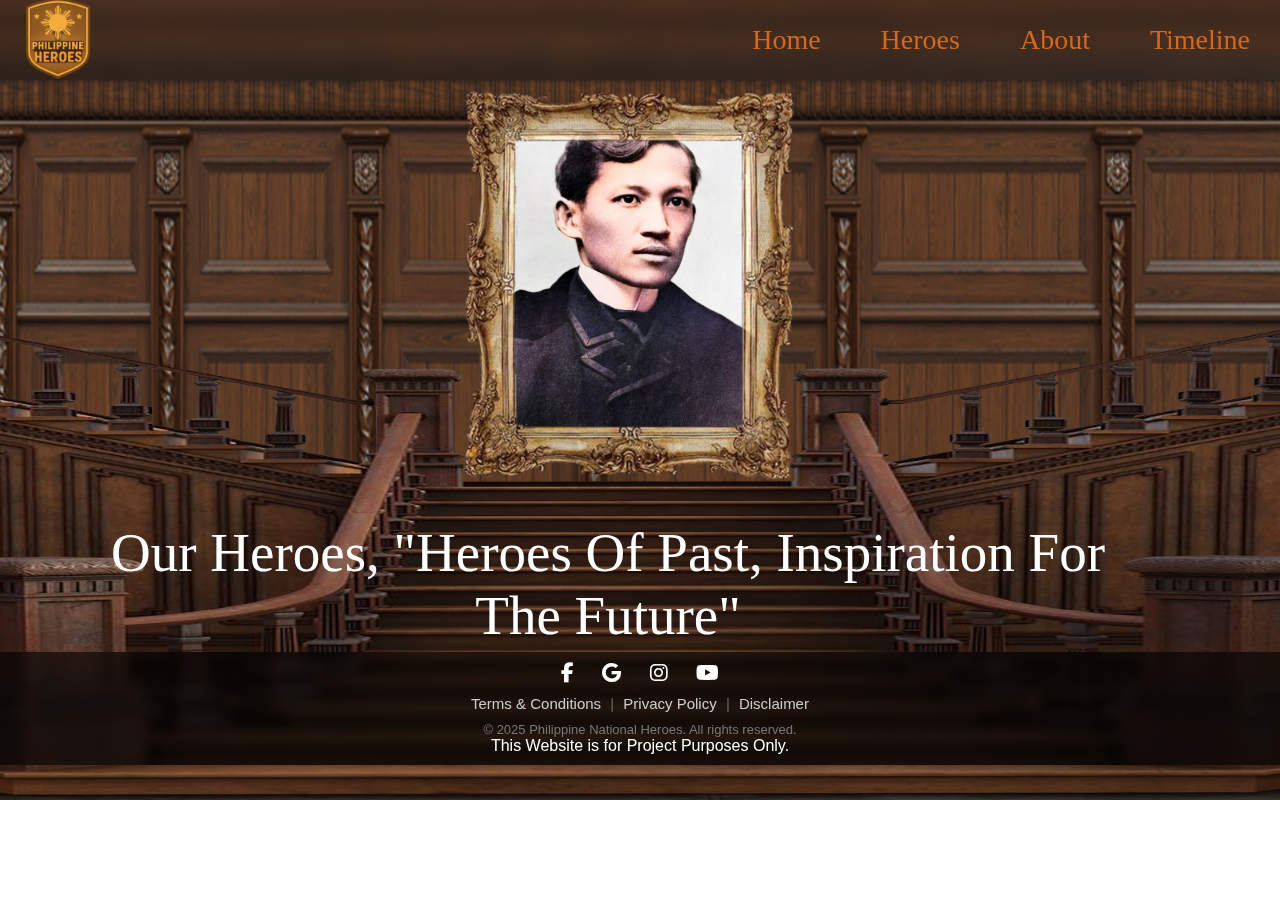
<file: index.html>
<!DOCTYPE html>
<html>
<head>
        <title>Philippine heroes Nabvar with Hamburger Menu</title>
        <link rel="stylesheet" href="style.css">
        <link rel="stylesheet" href="https://cdnjs.cloudflare.com/ajax/libs/font-awesome/6.4.0/css/all.min.css">
</head>
<body>
  
	<nav class="navbar">
		 <div class="navbar-container">
            <a href="index.html" class="logo"><img src="Banner.folder/ph-logo.png" alt="Logo"></a>
            <button class="navbar-toggle"><span class="bar"></span><span class="bar"></span><span class="bar"></span></button>	
            <ul class="navbar-menu">
					<li><a href="home.html">Home</a></li>
					<li><a href="heroes.html">Heroes</a></li>
					<li><a href="about.html">About</a></li>
					<li><a href="timeline.html">Timeline</a></li>
				</ul>
        </div>
    </nav>

       <div class="banner-spacer"></div>
    <div class="banner">
        <img id="bannerImage" src="/Banner.folder/ph-heroes-banner-Recovered-1.jpg" alt="Philippine Heroes Banner">
        <div class="banner-text">
            <p>Our Heroes, "Heroes Of Past, Inspiration For The Future"</p>
        </div>


    <div class="frame-container">
        <img id="frameImage" src="/image.folder/rizal.jpg" alt="Hero in Frame">
          <img src="/Banner.folder/extra image - Copy (2).png" alt="Golden Frame" class="frame">
    </div>
</div>

<footer class="site-footer">
    <div class="footer-icons">
    <a href="https://www.facebook.com/share/1bRuHWVuyK/?mibextid=qi2Omg"><i class="fab fa-facebook-f"></i></a>
    <a href="curvincentg@gmail.com"><i class="fab fa-google"></i></a>
    <a href="https://www.instagram.com/curtvincentgallos"><i class="fab fa-instagram"></i></a>
    <a href="https://youtube.com/@curtvincentgallos?si=kM4x0dwJzTWm4YE9"><i class="fab fa-youtube"></i></a>
  </div>
  <div class="footer-links">
    <a href="#">Terms & Conditions</a>
    <span>|</span>
    <a href="#">Privacy Policy</a>
    <span>|</span>
    <a href="#">Disclaimer</a>
  </div>
  <div class="footer-copy">
    © 2025 Philippine National Heroes. All rights reserved.
  </div>
 <div class="footer-Wpo">
    This Website is for Project Purposes Only.
  </div>
</footer>


<script src="script.js"></script>
</body>
</html>
</file>
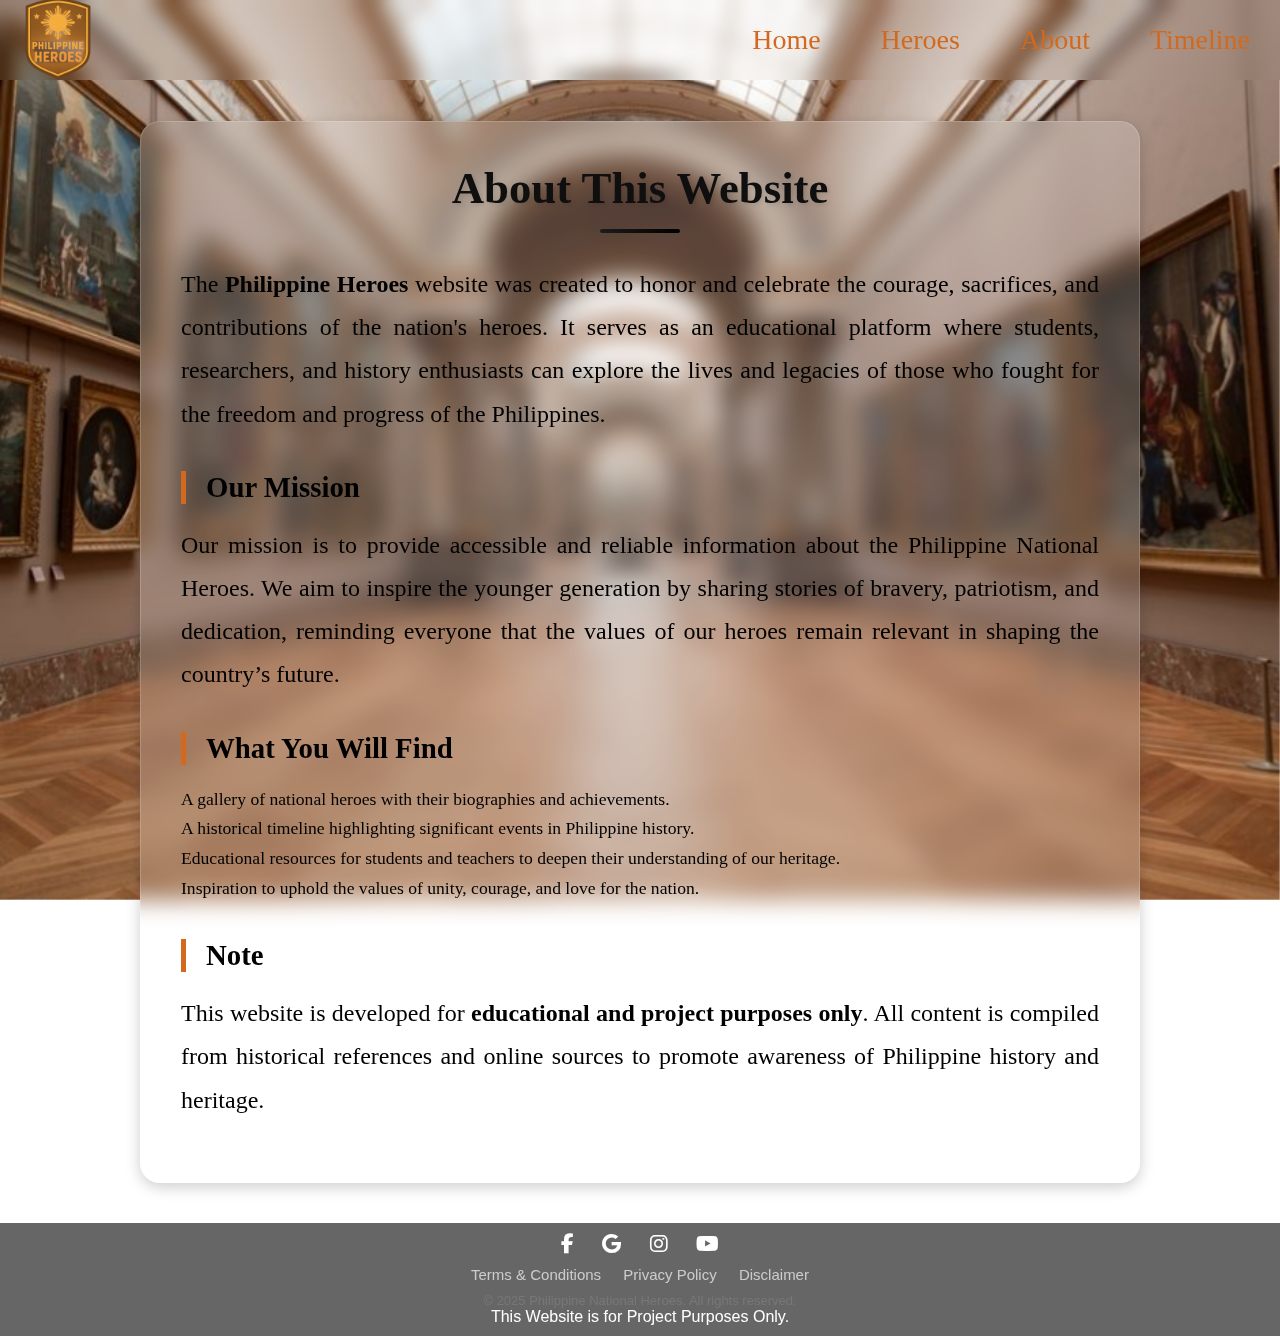
<file: about.html>
<!DOCTYPE html>
<html>
<head>
        <title>Philippine heroes Nabvar with Hamburger Menu</title>
        <link rel="stylesheet" href="about.css">
        <link rel="stylesheet" href="https://cdnjs.cloudflare.com/ajax/libs/font-awesome/6.4.0/css/all.min.css">
</head>
<body>
  
	<nav class="navbar">
		 <div class="navbar-container">
            <a href="index.html" class="logo"><img src="Banner.folder/ph-logo.png" alt="Logo"></a>
            <button class="navbar-toggle"><span class="bar"></span><span class="bar"></span><span class="bar"></span></button>	
            <ul class="navbar-menu">
					<li><a href="home.html">Home</a></li>
					<li><a href="heroes.html">Heroes</a></li>
					<li><a href="about.html">About</a></li>
					<li><a href="timeline.html">Timeline</a></li>
				</ul>
        </div>
    </nav>


    <div class="banner-spacer"></div>
    <div class="banner">
        <img id="bannerImage" src="/Banner.folder/heroesbackground.jpg" alt="heroes background">
    </div>



  <section class="about-section">
    <div class="about-container">
      <h1>About This Website</h1>
      <p>
        The <strong>Philippine Heroes</strong> website was created to honor and celebrate the courage, sacrifices, 
        and contributions of the nation's heroes. It serves as an educational platform where students, researchers, 
        and history enthusiasts can explore the lives and legacies of those who fought for the freedom and progress 
        of the Philippines.
      </p>

      <h2>Our Mission</h2>
      <p>
        Our mission is to provide accessible and reliable information about the Philippine National Heroes. 
        We aim to inspire the younger generation by sharing stories of bravery, patriotism, and dedication, 
        reminding everyone that the values of our heroes remain relevant in shaping the country’s future.
      </p>

      <h2>What You Will Find</h2>
      <ul>
        <li>A gallery of national heroes with their biographies and achievements.</li>
        <li>A historical timeline highlighting significant events in Philippine history.</li>
        <li>Educational resources for students and teachers to deepen their understanding of our heritage.</li>
        <li>Inspiration to uphold the values of unity, courage, and love for the nation.</li>
      </ul>

      <h2>Note</h2>
      <p>
        This website is developed for <strong>educational and project purposes only</strong>. 
        All content is compiled from historical references and online sources to promote 
        awareness of Philippine history and heritage.
      </p>
    </div>
  </section>

    <footer class="site-footer">
        <div class="footer-icons">
            <a href="https://www.facebook.com/share/1bRuHWVuyK/?mibextid=qi2Omg"><i class="fab fa-facebook-f"></i></a>
            <a href="mailto:curvincentg@gmail.com"><i class="fab fa-google"></i></a>
            <a href="https://www.instagram.com/curtvincentgallos"><i class="fab fa-instagram"></i></a>
            <a href="https://youtube.com/@curtvincentgallos?si=kM4x0dwJzTWm4YE9"><i class="fab fa-youtube"></i></a>
        </div>
        <div class="footer-links">
            <a href="#">Terms & Conditions</a>
            <span>|</span>
            <a href="#">Privacy Policy</a>
            <span>|</span>
            <a href="#">Disclaimer</a>
        </div>
        <div class="footer-copy">
            © 2025 Philippine National Heroes. All rights reserved.
        </div>
        <div class="footer-Wpo">
            This Website is for Project Purposes Only.
        </div>
    </footer>
<script src="script.js"></script>
</body>
</html>
</file>
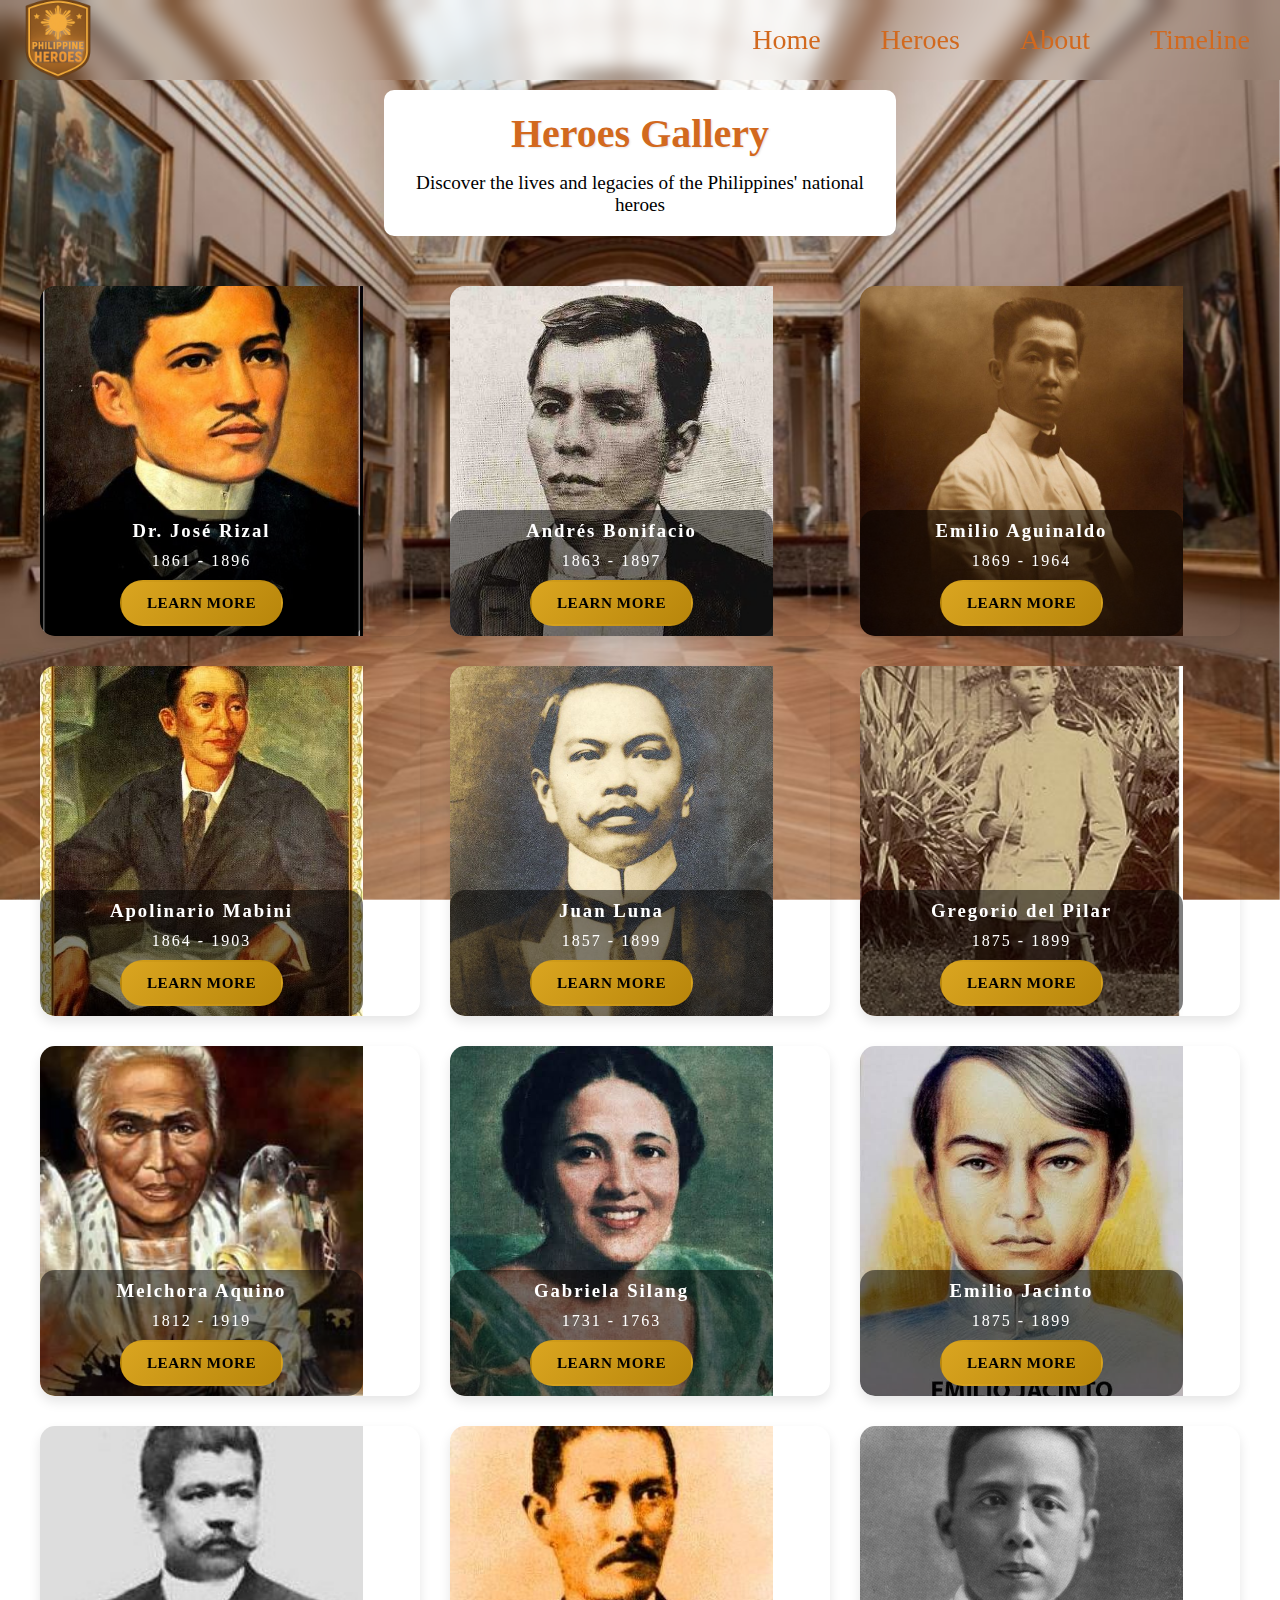
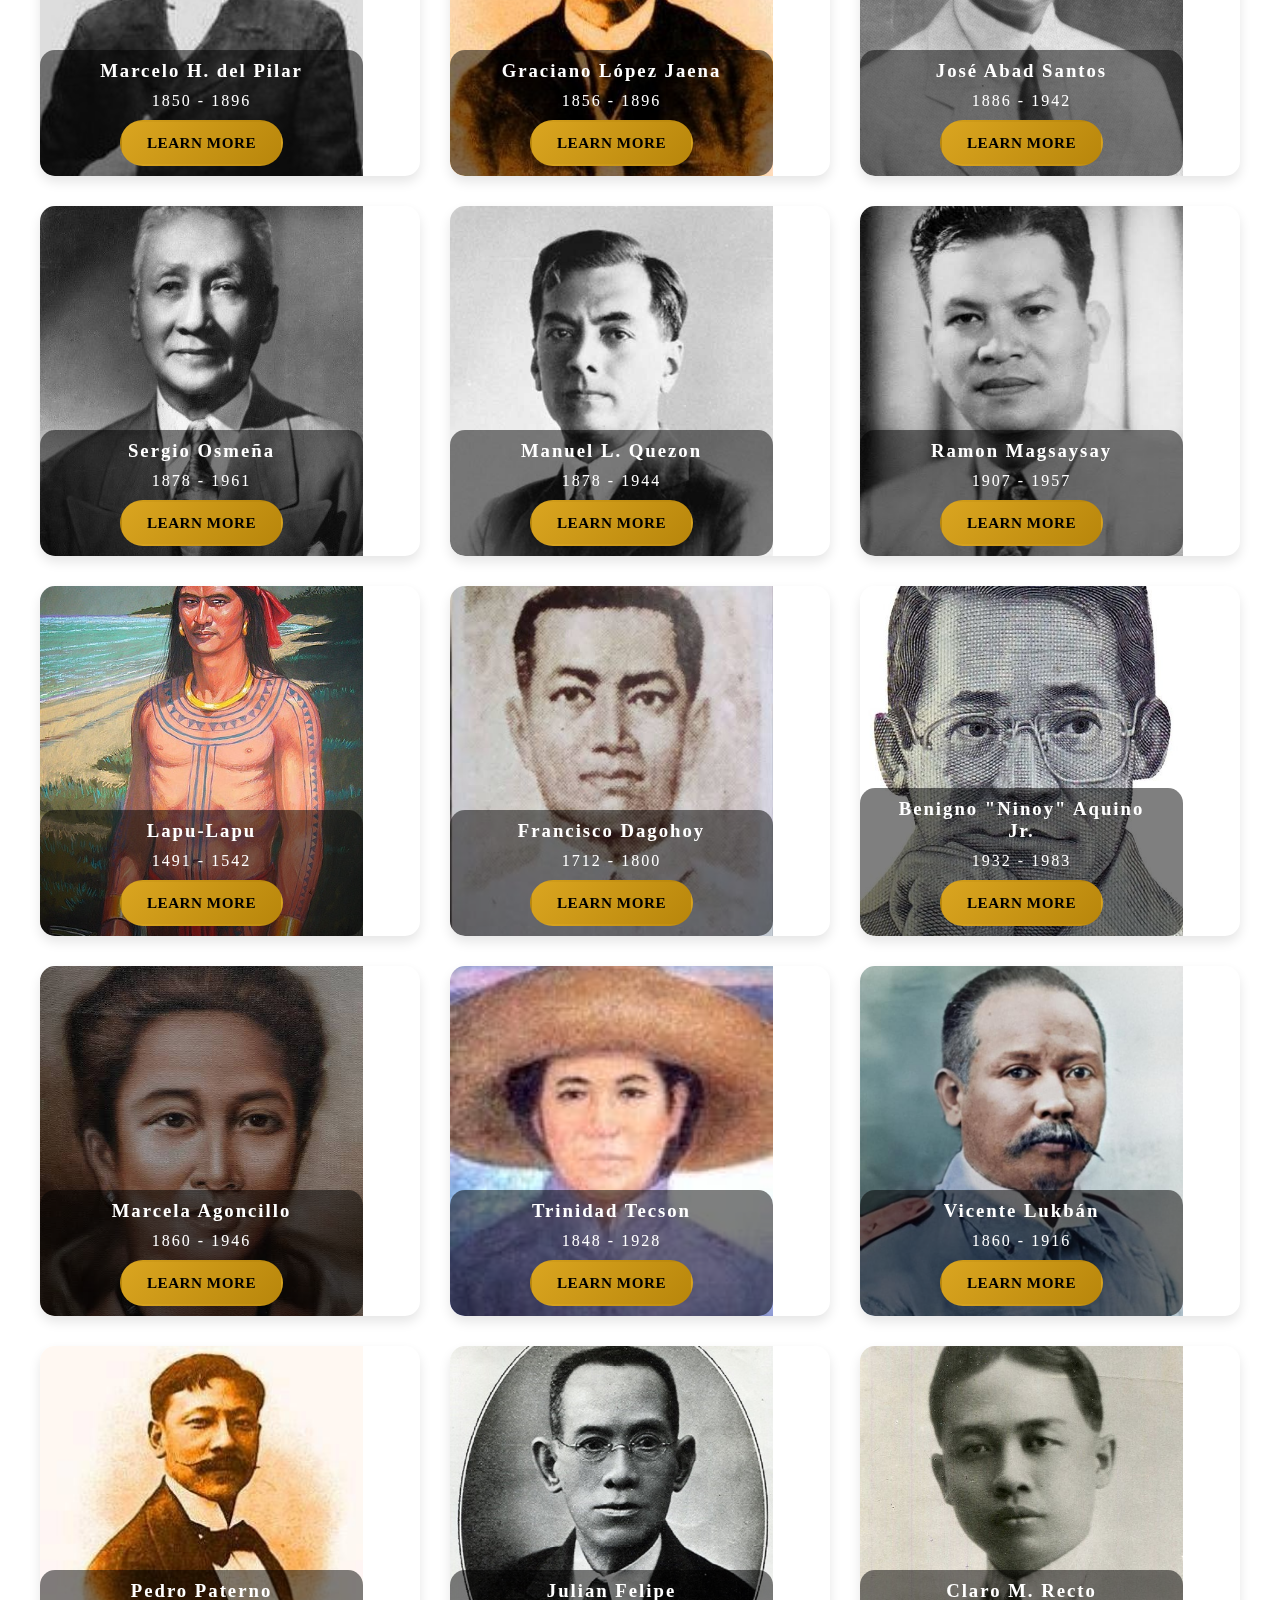
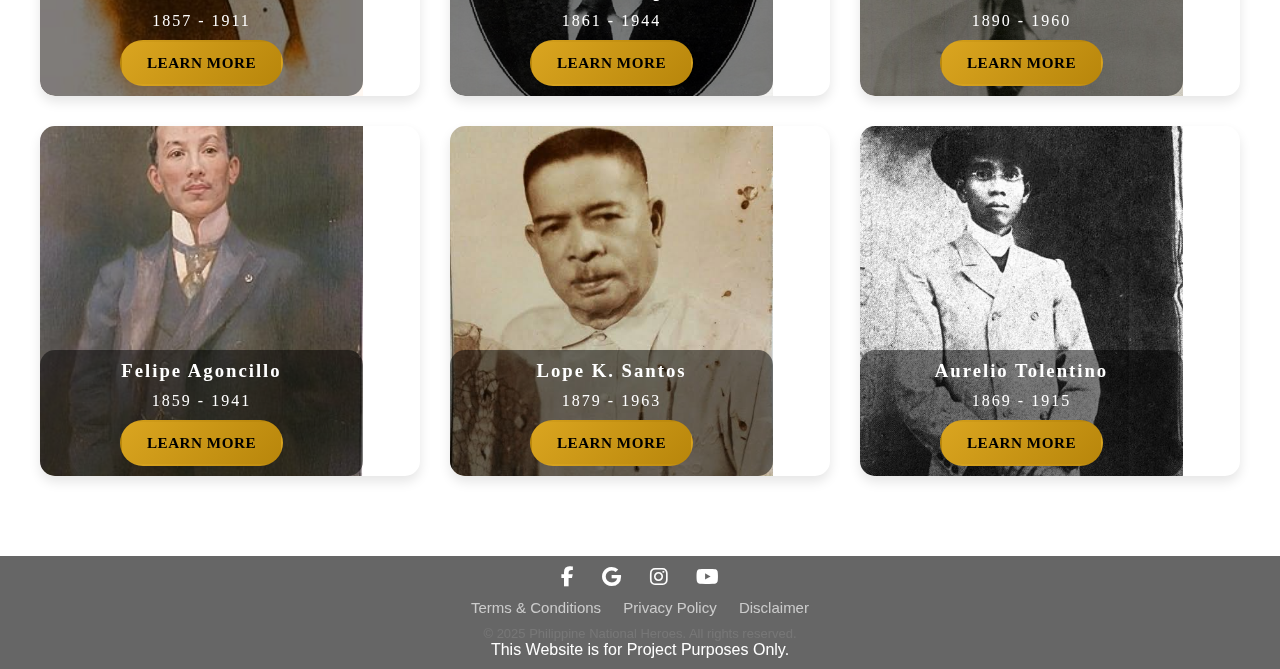
<file: heroes.html>
<!DOCTYPE html>
<html>
<head>
        <title>Philippine heroes Nabvar with Hamburger Menu</title>
        <link rel="stylesheet" href="/heroes.css">
        <link rel="stylesheet" href="https://cdnjs.cloudflare.com/ajax/libs/font-awesome/6.4.0/css/all.min.css">
</head>
<body>
  
	<nav class="navbar">
		 <div class="navbar-container">
            <a href="index.html" class="logo"><img src="Banner.folder/ph-logo.png" alt="Logo"></a>
            <button class="navbar-toggle"><span class="bar"></span><span class="bar"></span><span class="bar"></span></button>	
            <ul class="navbar-menu">
					<li><a href="home.html">Home</a></li>
					<li><a href="heroes.html">Heroes</a></li>
					<li><a href="about.html">About</a></li>
					<li><a href="timeline.html">Timeline</a></li>
				</ul>
        </div>
    </nav>

    
       
<div class="banner-spacer"></div>
    <div class="banner">
        <img id="bannerImage" src="/Banner.folder/heroesbackground.jpg" alt="heroes background">
    </div>

    <div class="gallery-heroes">
            <h2>Heroes Gallery</h2>
                <p>Discover the lives and legacies of the Philippines' national heroes</p>
        </div>

  <section class="heroes-gallery">
    <div class="card">
      <img src="/about.image_folder/jose rizal.jpg" alt="Jose Rizal">
      <div class="card-content">
        <h3>Dr. José Rizal</h3>
        <p>1861 - 1896</p>
        <a href="timeline.html#jose-rizal" class="btn">Learn More</a>
      </div>
    </div>

    <div class="card">
      <img src="/about.image_folder/andres bonifacio.jpg" alt="Andres Bonifacio">
      <div class="card-content">
        <h3>Andrés Bonifacio</h3>
        <p>1863 - 1897</p>
        <a href="timeline.html#andres-bonifacio" class="btn">Learn More</a>
      </div>
    </div>

       <div class="card">
        <img src="/about.image_folder/emilio aguinaldo.jpg" alt="Emilio Aguinaldo">
        <div class="card-content">
            <h3>Emilio Aguinaldo</h3>
            <p>1869 - 1964</p>
            <a href="timeline.html#emilio-aguinaldo" class="btn">Learn More</a>
        </div>
    </div>

    <div class="card">
      <img src="/about.image_folder/apolinario mabini.jpg" alt="Apolinario Mabini">
      <div class="card-content">
        <h3>Apolinario Mabini</h3>
        <p>1864 - 1903</p>
        <a href="timeline.html#apolinario-mabini" class="btn">Learn More</a>
      </div>
    </div>

    <div class="card">
        <img src="/about.image_folder/juan luna.jpg" alt="Juan Luna">
        <div class="card-content">
            <h3>Juan Luna</h3>
            <p>1857 - 1899</p>
            <a href="timeline.html#juan-luna" class="btn">Learn More</a>
        </div>
    </div>

    <div class="card">
        <img src="/about.image_folder/gregorio del pilar.jpg" alt="Gregorio del Pilar">
        <div class="card-content">
            <h3>Gregorio del Pilar</h3>
            <p>1875 - 1899</p>
            <a href="timeline.html#gregorio-del-pilar" class="btn">Learn More</a>
        </div>
    </div>

    <div class="card">
        <img src="/about.image_folder/melchora-aquino.jpg.jpg" alt="Melchora Aquino">
        <div class="card-content">
            <h3>Melchora Aquino</h3>
            <p>1812 - 1919</p>
            <a href="timeline.html#melchora-aquino" class="btn">Learn More</a>
        </div>
    </div>

    <div class="card">
    <img src="/image.folder/gabriela silang.jpg" alt="Gabriela Silang">
    <div class="card-content">
        <h3>Gabriela Silang</h3>
        <p>1731 - 1763</p>
        <a href="timeline.html#gabriela-silang" class="btn">Learn More</a>
    </div>
</div>


    <div class="card">
        <img src="/about.image_folder/emilio jacinto.jpg" alt="Emilio Jacinto">
        <div class="card-content">
            <h3>Emilio Jacinto</h3>
            <p>1875 - 1899</p>
            <a href="timeline.html#emilio-jacinto" class="btn">Learn More</a>
        </div>
    </div>


    <div class="card">
        <img src="/about.image_folder/marcelo del pilar.jpg" alt="Marcelo H. del Pilar">
        <div class="card-content">
            <h3>Marcelo H. del Pilar</h3>
            <p>1850 - 1896</p>
            <a href="timeline.html#marcelo-del-pilar" class="btn">Learn More</a>
        </div>
    </div>

    <div class="card">
        <img src="/about.image_folder/graciano lopez.jpg" alt="Graciano López Jaena">
        <div class="card-content">
            <h3>Graciano López Jaena</h3>
            <p>1856 - 1896</p>
            <a href="timeline.html#graciano-lopez" class="btn">Learn More</a>
        </div>
    </div>

    <div class="card">
        <img src="/about.image_folder/José_Abad_Santos.jpg" alt="José Abad Santos">
        <div class="card-content">
            <h3>José Abad Santos</h3>
            <p>1886 - 1942</p>
            <a href="timeline.html#jose-abad-santos" class="btn">Learn More</a>
        </div>
    </div>

    <div class="card">
        <img src="/about.image_folder/sergio.jpg" alt="Sergio Osmeña">
        <div class="card-content">
            <h3>Sergio Osmeña</h3>
            <p>1878 - 1961</p>
            <a href="timeline.html#sergio-osmena" class="btn">Learn More</a>
        </div>
    </div>

    <div class="card">
        <img src="/about.image_folder/manuel quezon.jpg" alt="Manuel L. Quezon">
        <div class="card-content">
            <h3>Manuel L. Quezon</h3>
            <p>1878 - 1944</p>
            <a href="timeline.html#manuel-quezon" class="btn">Learn More</a>
        </div>
    </div>


    <div class="card">
        <img src="/about.image_folder/ramo magsaysay.jpeg" alt="Ramon Magsaysay">
        <div class="card-content">
            <h3>Ramon Magsaysay</h3>
            <p>1907 - 1957</p>
            <a href="timeline.html#ramon-magsaysay" class="btn">Learn More</a>
        </div>
    </div>



    <div class="card">
        <img src="image.folder/lapulapu.jpg" alt="Lapu-Lapu">
        <div class="card-content">
            <h3>Lapu-Lapu</h3>
            <p>1491 - 1542</p>
            <a href="timeline.html#lapulapu" class="btn">Learn More</a>
        </div>
    </div>
  

  <div class="card">
    <img src="/about.image_folder/dagohoy.jpeg" alt="Francisco Dagohoy">
    <div class="card-content">
        <h3>Francisco Dagohoy</h3>
        <p>1712 - 1800</p>
        <a href="timeline.html#francisco-dagohoy" class="btn">Learn More</a>
    </div>
</div>

<div class="card">
    <img src="/about.image_folder/ninoy aquino.jpg" alt="Benigno 'Ninoy' Aquino Jr.">
    <div class="card-content">
        <h3>Benigno "Ninoy" Aquino Jr.</h3>
        <p>1932 - 1983</p>
        <a href="timeline.html#ninoy-aquino" class="btn">Learn More</a>
    </div>
</div>


<div class="card">
    <img src="/about.image_folder/marcela agoncillo.jpeg" alt="Marcela Agoncillo">
    <div class="card-content">
        <h3>Marcela Agoncillo</h3>
        <p>1860 - 1946</p>
        <a href="timeline.html#marcela-agoncillo" class="btn">Learn More</a>
    </div>
</div>


<div class="card">
    <img src="/about.image_folder/trinidad tecson.jpeg" alt="Trinidad Tecson">
    <div class="card-content">
        <h3>Trinidad Tecson</h3>
        <p>1848 - 1928</p>
        <a href="timeline.html#trinidad-tecson" class="btn">Learn More</a>
    </div>
</div>


<div class="card">
    <img src="/about.image_folder/vicente lukban.jpg" alt="Vicente Lukbán">
    <div class="card-content">
        <h3>Vicente Lukbán</h3>
        <p>1860 - 1916</p>
        <a href="timeline.html#vicente-lukban" class="btn">Learn More</a>
    </div>
</div>


<div class="card">
    <img src="/about.image_folder/pedro paterno.jpg" alt="Pedro Paterno">
    <div class="card-content">
        <h3>Pedro Paterno</h3>
        <p>1857 - 1911</p>
        <a href="timeline.html#pedro-paterno" class="btn">Learn More</a>
    </div>
</div>


<div class="card">
    <img src="/about.image_folder/Julian_Felipe.jpg" alt="Julian Felipe">
    <div class="card-content">
        <h3>Julian Felipe</h3>
        <p>1861 - 1944</p>
        <a href="timeline.html#julian-felipe" class="btn">Learn More</a>
    </div>
</div>


<div class="card">
  <img src="/about.image_folder/claro recto.jpg" alt="Claro M. Recto">
  <div class="card-content">
    <h3>Claro M. Recto</h3>
    <p>1890 - 1960</p>
    <a href="timeline.html#claro-recto" class="btn">Learn More</a>
  </div>
</div>


<div class="card">
  <img src="/about.image_folder/Don_Felipe_Agoncillo_y_Encarnación.jpg" alt="Felipe Agoncillo">
  <div class="card-content">
    <h3>Felipe Agoncillo</h3>
    <p>1859 - 1941</p>
    <a href="timeline.html#felipe-agoncillo" class="btn">Learn More</a>
  </div>
</div>


<div class="card">
  <img src="/about.image_folder/lope k santos.jpeg" alt="Lope K. Santos">
  <div class="card-content">
    <h3>Lope K. Santos</h3>
    <p>1879 - 1963</p>
    <a href="timeline.html#lope-k-santos" class="btn">Learn More</a>
  </div>
</div>


<div class="card">
  <img src="/about.image_folder/aurelio tolentino.jpeg" alt="Aurelio Tolentino">
  <div class="card-content">
    <h3>Aurelio Tolentino</h3>
    <p>1869 - 1915</p>
    <a href="timeline.html#aurelio-tolentino" class="btn">Learn More</a>
  </div>
</div>





</section>
  <!-- Footer -->
  <footer class="site-footer">
    <div class="footer-icons">
      <a href="https://www.facebook.com/share/1bRuHWVuyK/?mibextid=qi2Omg"><i class="fab fa-facebook-f"></i></a>
      <a href="mailto:curvincentg@gmail.com"><i class="fab fa-google"></i></a>
      <a href="https://www.instagram.com/curtvincentgallos"><i class="fab fa-instagram"></i></a>
      <a href="https://youtube.com/@curtvincentgallos?si=kM4x0dwJzTWm4YE9"><i class="fab fa-youtube"></i></a>
    </div>
    <div class="footer-links">
      <a href="#">Terms & Conditions</a>
      <span>|</span>
      <a href="#">Privacy Policy</a>
      <span>|</span>
      <a href="#">Disclaimer</a>
    </div>
    <div class="footer-copy">© 2025 Philippine National Heroes. All rights reserved.</div>
    <div class="footer-Wpo">This Website is for Project Purposes Only.</div>
  </footer>

  <script src="script.js"></script>
</body>
</html>
</file>
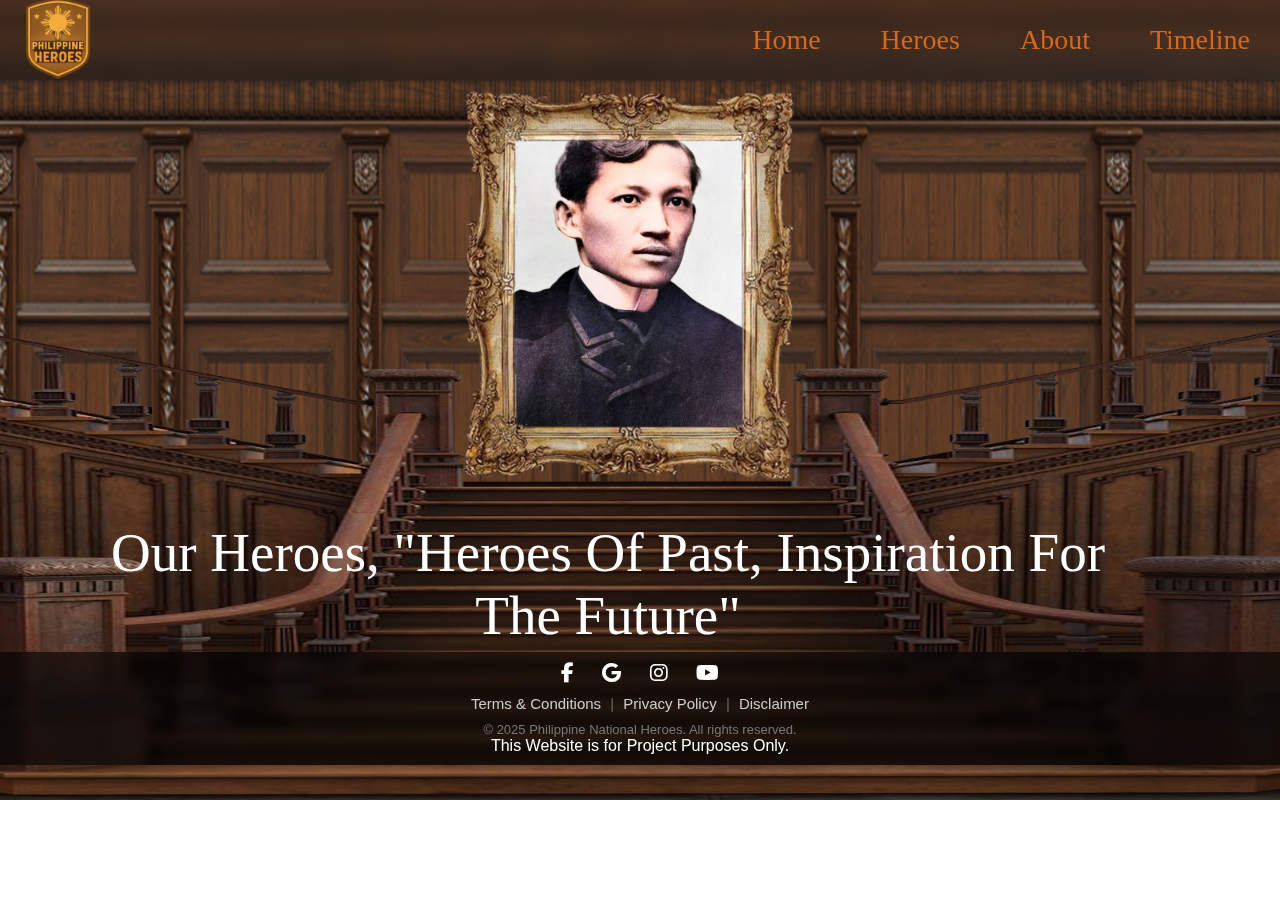
<file: home.html>
<!DOCTYPE html>
<html>
<head>
        <title>Philippine heroes Nabvar with Hamburger Menu</title>
        <link rel="stylesheet" href="style.css">
        <link rel="stylesheet" href="https://cdnjs.cloudflare.com/ajax/libs/font-awesome/6.4.0/css/all.min.css">
</head>
<body>
  
	<nav class="navbar">
		 <div class="navbar-container">
            <a href="index.html" class="logo"><img src="Banner.folder/ph-logo.png" alt="Logo"></a>
            <button class="navbar-toggle"><span class="bar"></span><span class="bar"></span><span class="bar"></span></button>	
            <ul class="navbar-menu">
					<li><a href="home.html">Home</a></li>
					<li><a href="heroes.html">Heroes</a></li>
					<li><a href="about.html">About</a></li>
					<li><a href="timeline.html">Timeline</a></li>
				</ul>
        </div>
    </nav>

       <div class="banner-spacer"></div>
    <div class="banner">
        <img id="bannerImage" src="/Banner.folder/ph-heroes-banner-Recovered-1.jpg" alt="Philippine Heroes Banner">
        <div class="banner-text">
            <p>Our Heroes, "Heroes Of Past, Inspiration For The Future"</p>
        </div>

    <div class="frame-container">
        <img id="frameImage" src="/image.folder/rizal.jpg" alt="Hero in Frame">
          <img src="/Banner.folder/extra image - Copy (2).png" alt="Golden Frame" class="frame">
    </div>
</div>

<footer class="site-footer">
    <div class="footer-icons">
    <a href="https://www.facebook.com/share/1bRuHWVuyK/?mibextid=qi2Omg"><i class="fab fa-facebook-f"></i></a>
    <a href="curvincentg@gmail.com"><i class="fab fa-google"></i></a>
    <a href="https://www.instagram.com/curtvincentgallos"><i class="fab fa-instagram"></i></a>
    <a href="https://youtube.com/@curtvincentgallos?si=kM4x0dwJzTWm4YE9"><i class="fab fa-youtube"></i></a>
  </div>
  <div class="footer-links">
    <a href="#">Terms & Conditions</a>
    <span>|</span>
    <a href="#">Privacy Policy</a>
    <span>|</span>
    <a href="#">Disclaimer</a>
  </div>
  <div class="footer-copy">
    © 2025 Philippine National Heroes. All rights reserved.
  </div>
 <div class="footer-Wpo">
    This Website is for Project Purposes Only.
  </div>
</footer>


<script src="script.js"></script>
</body>
</html>
</file>
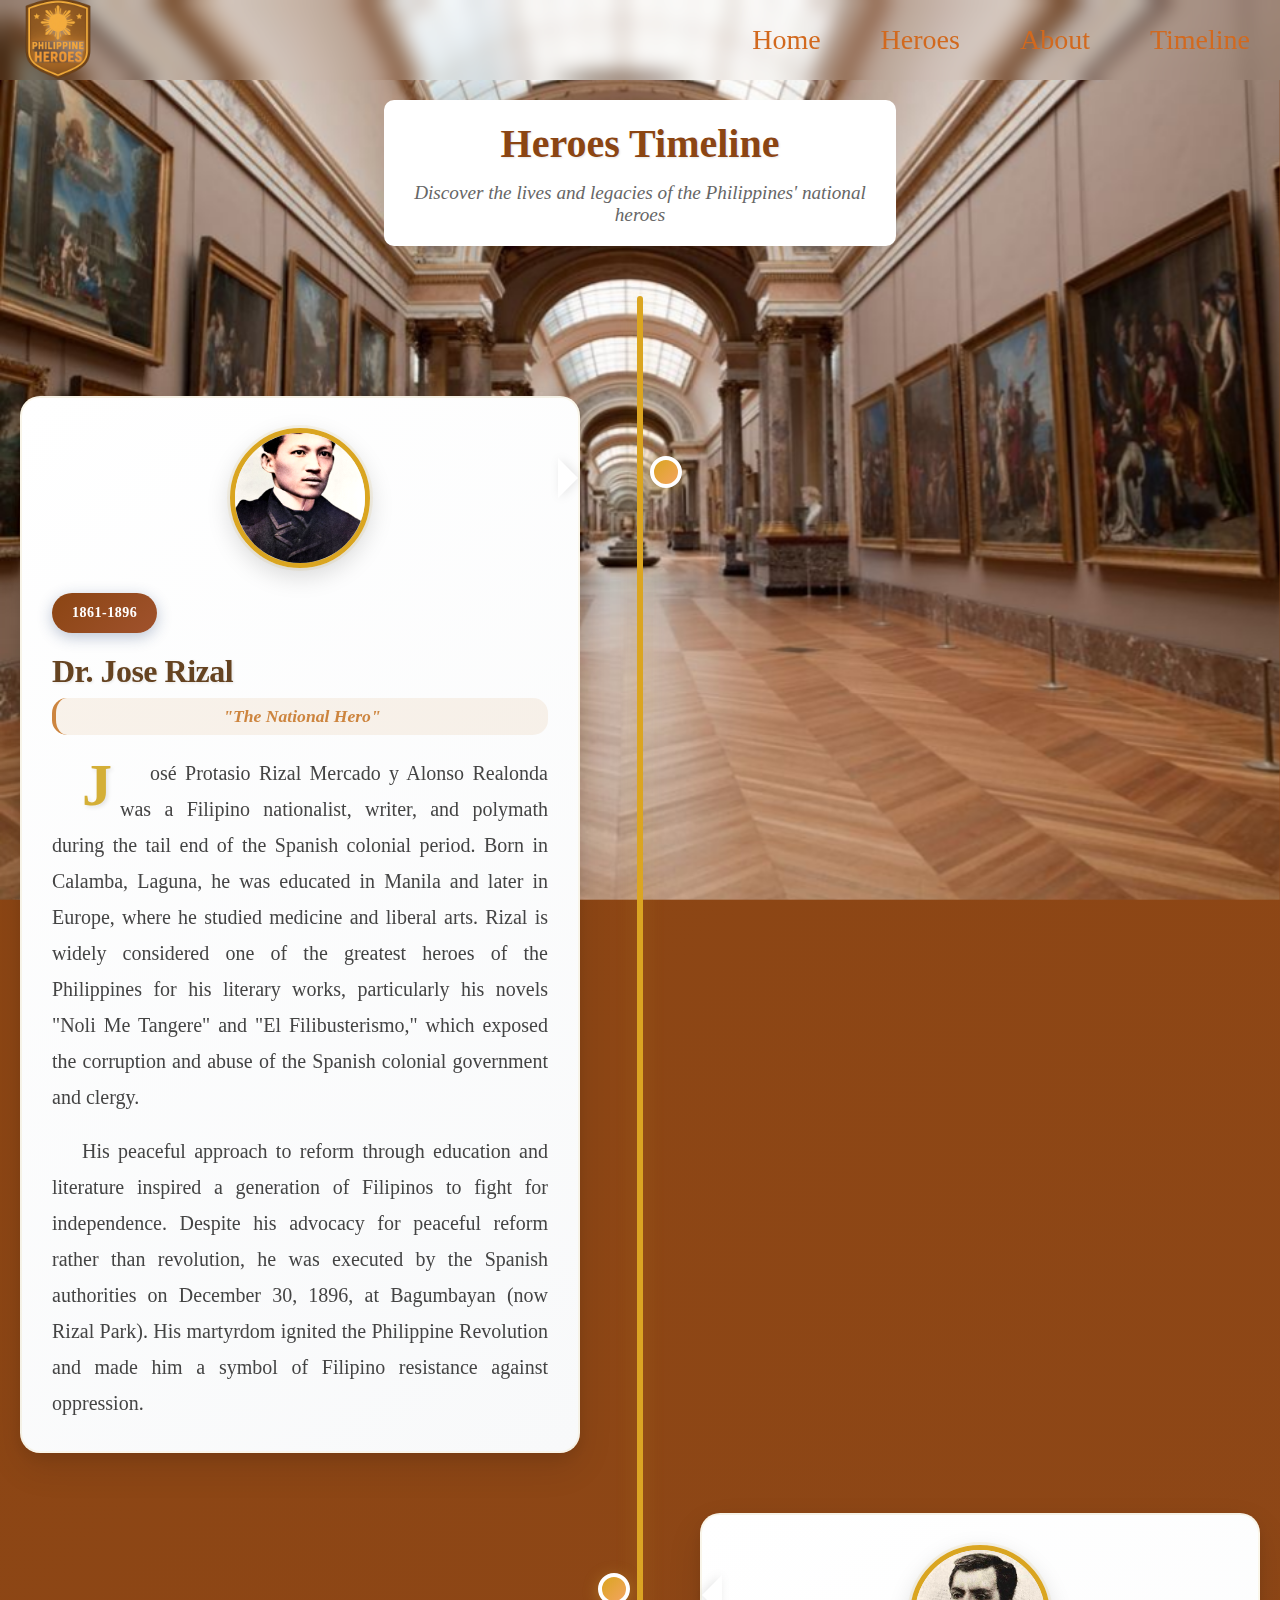
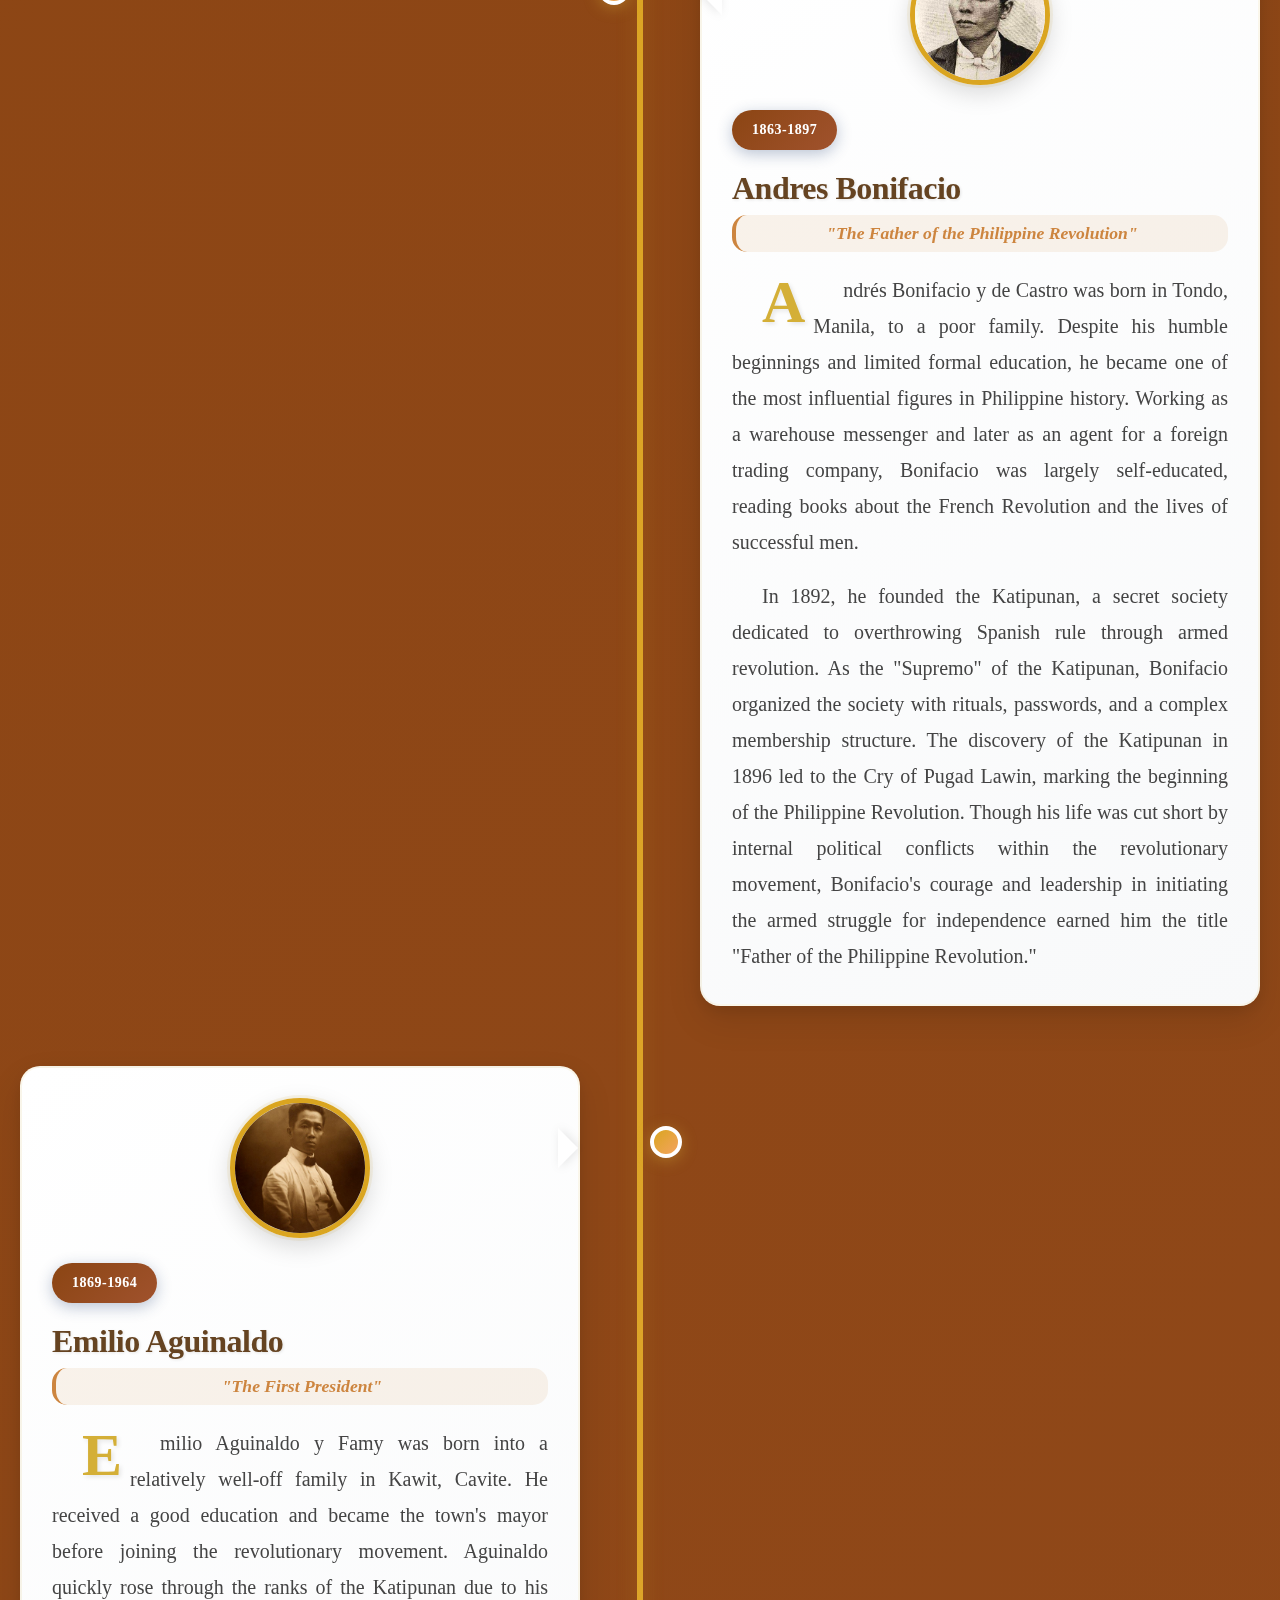
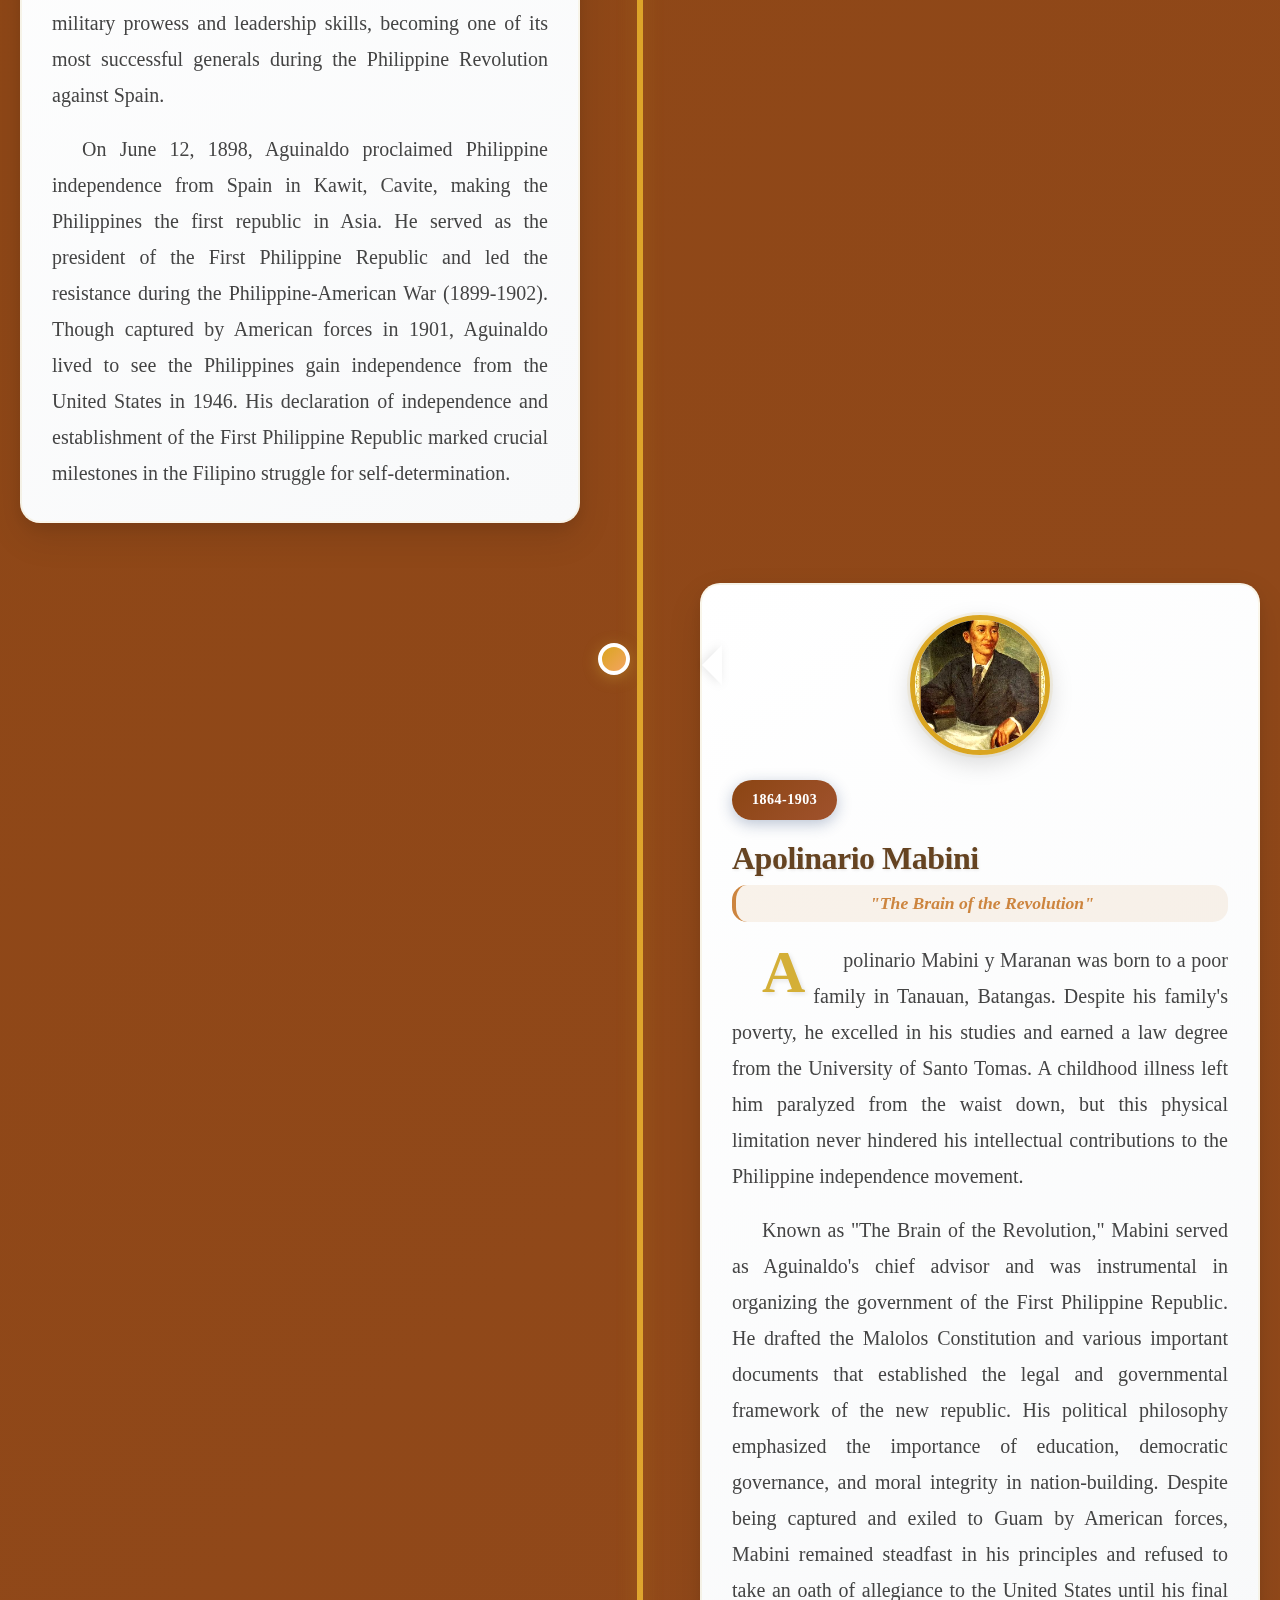
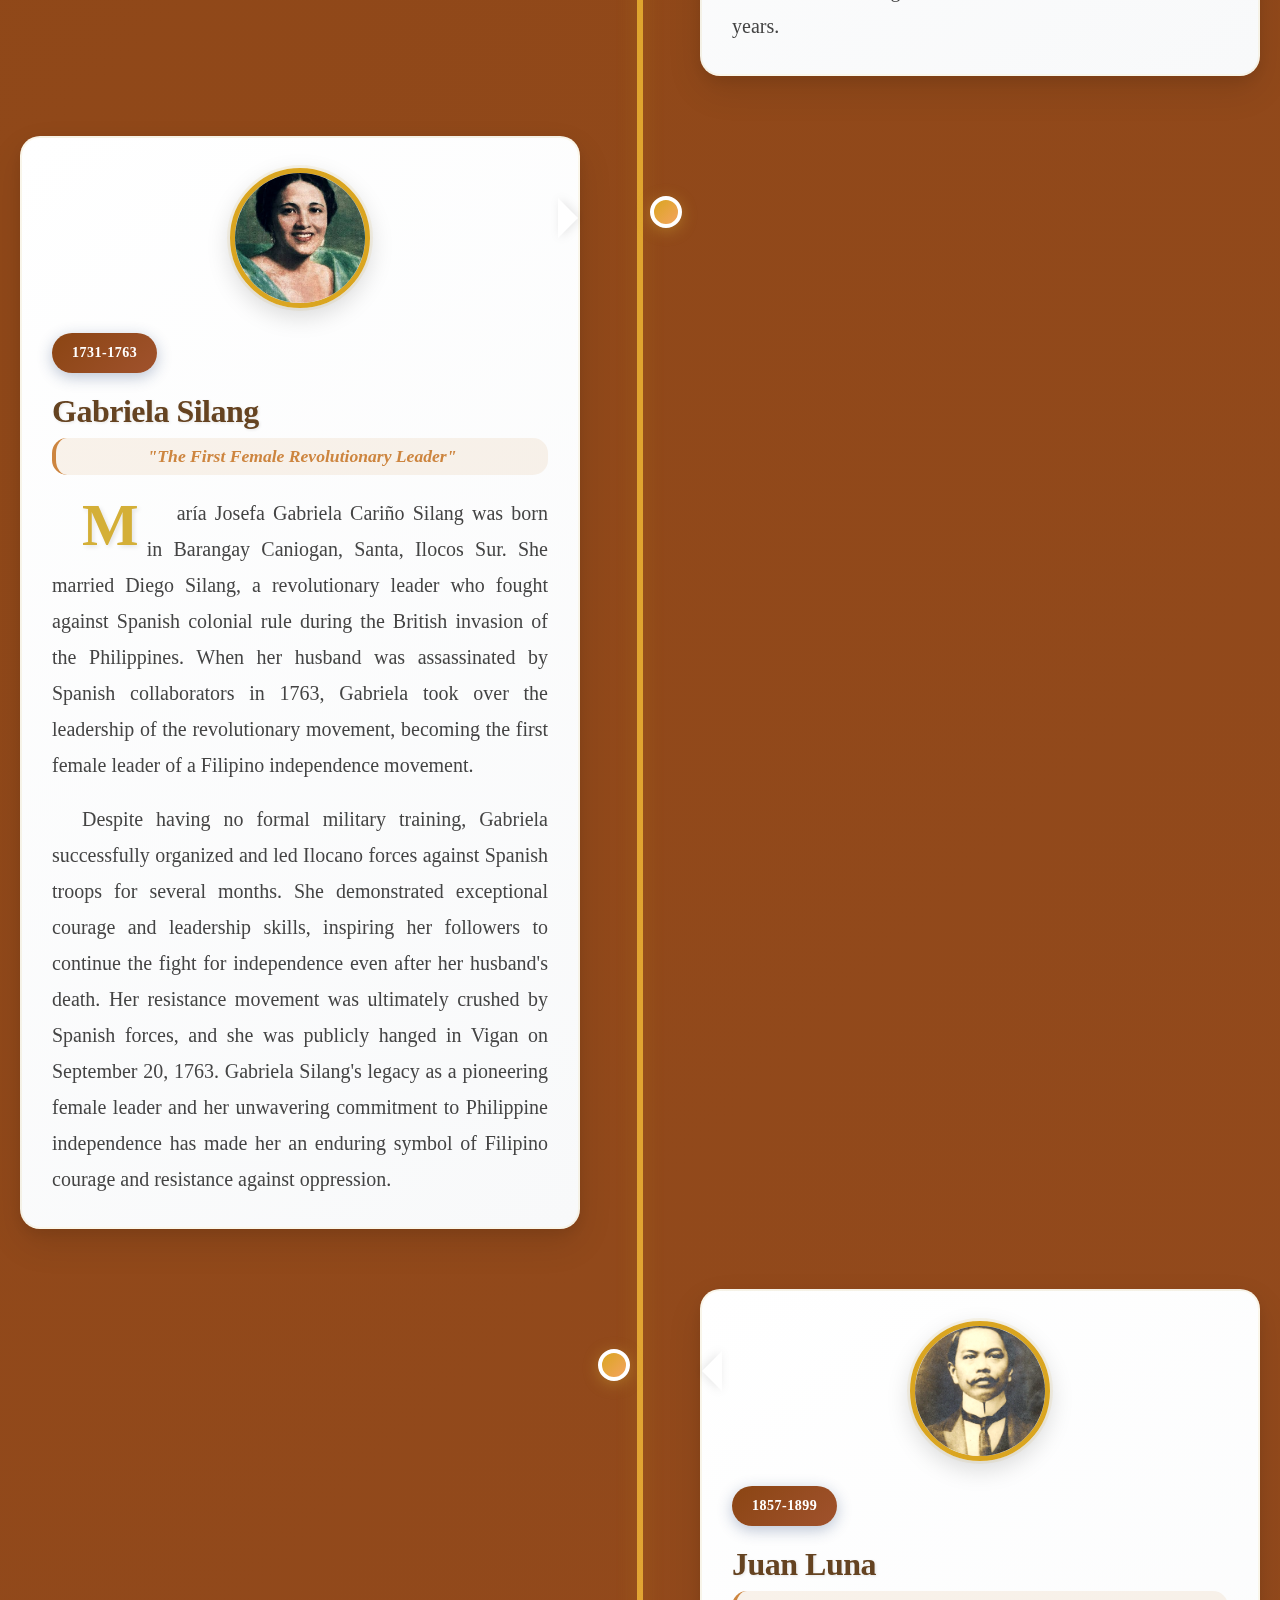
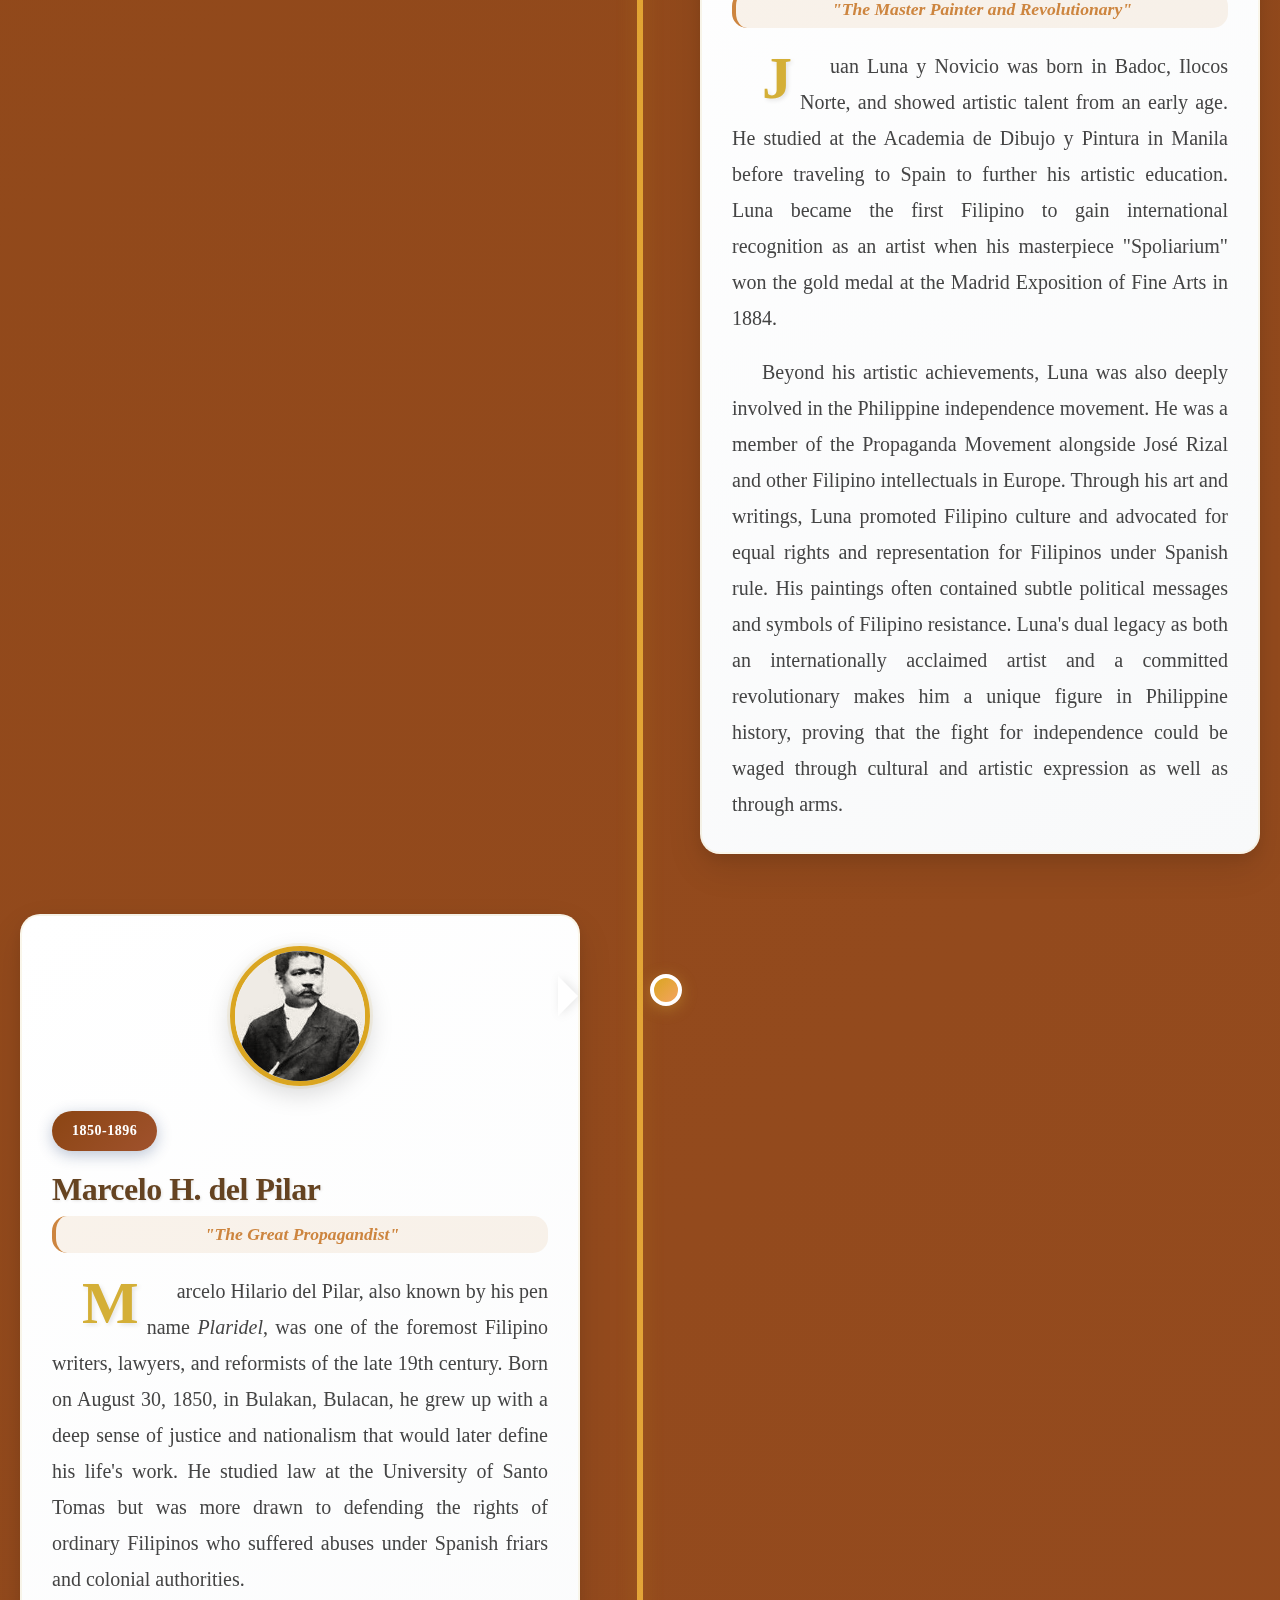
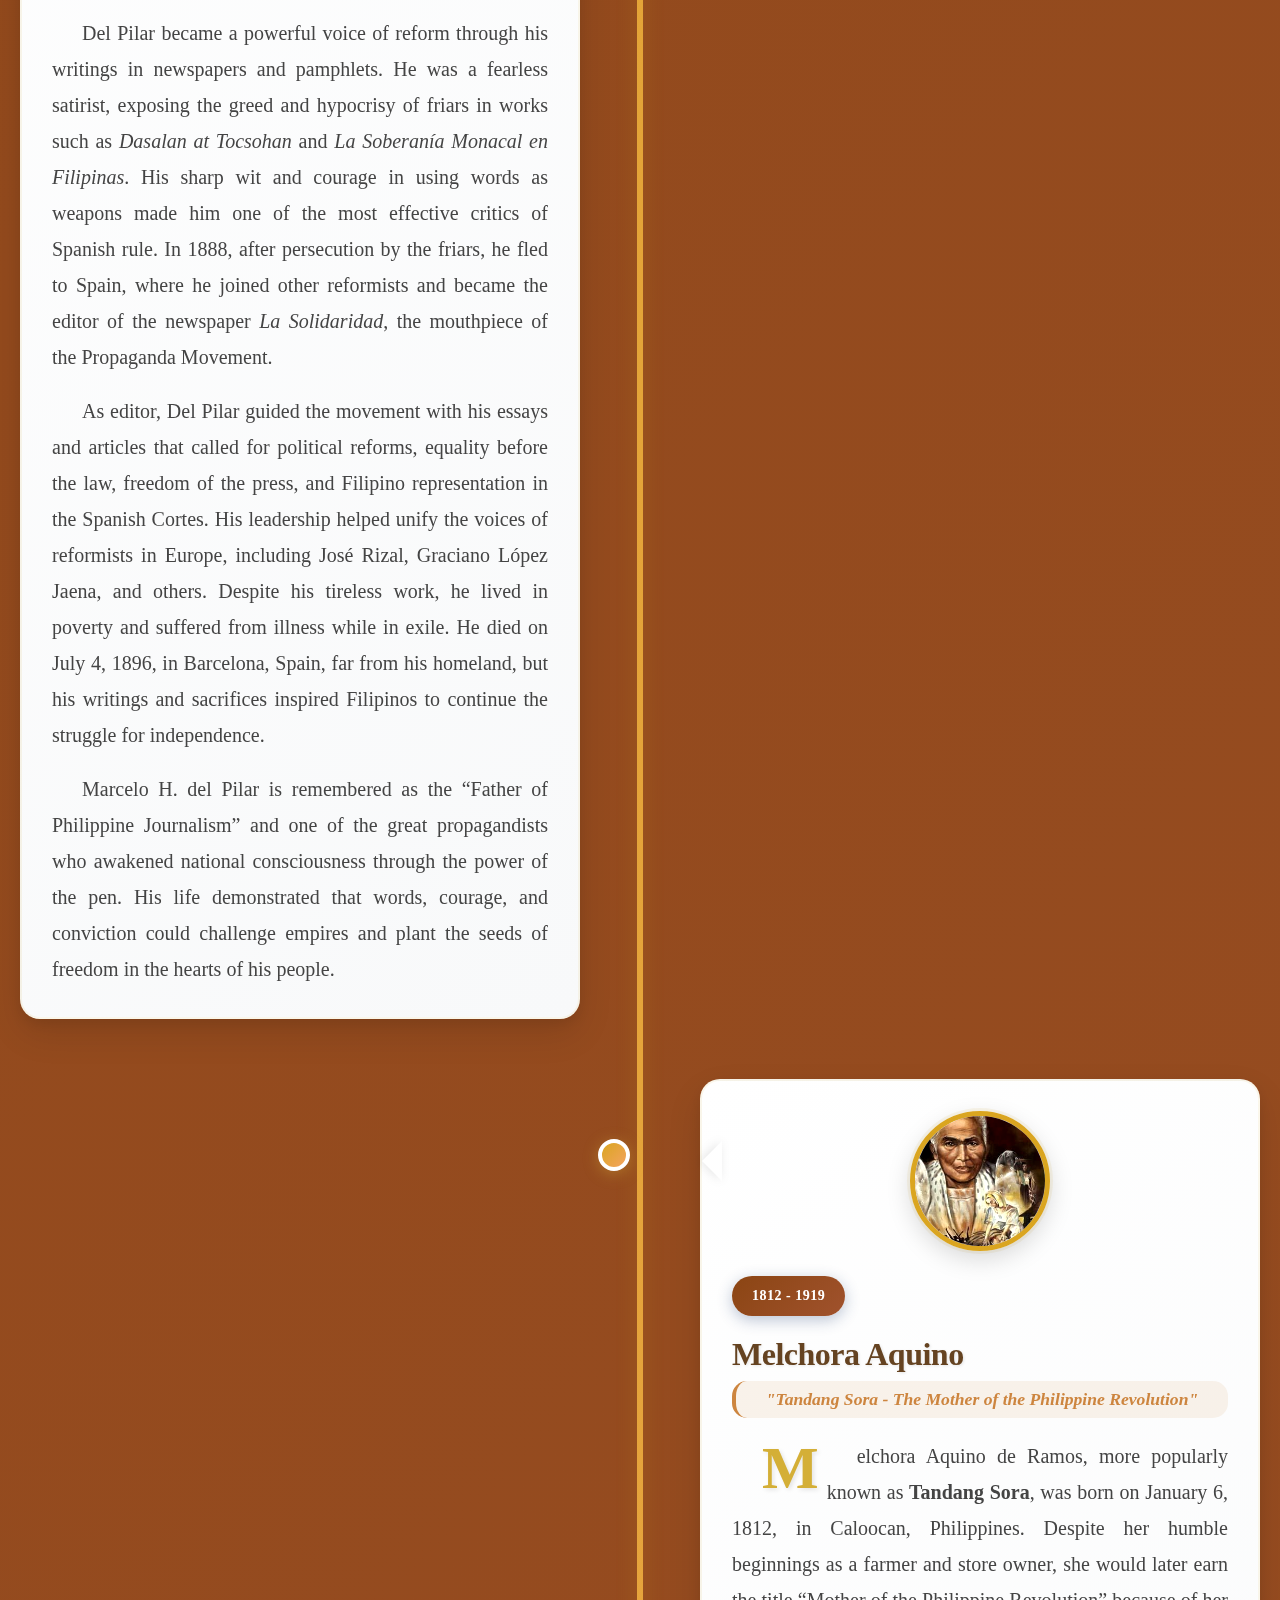
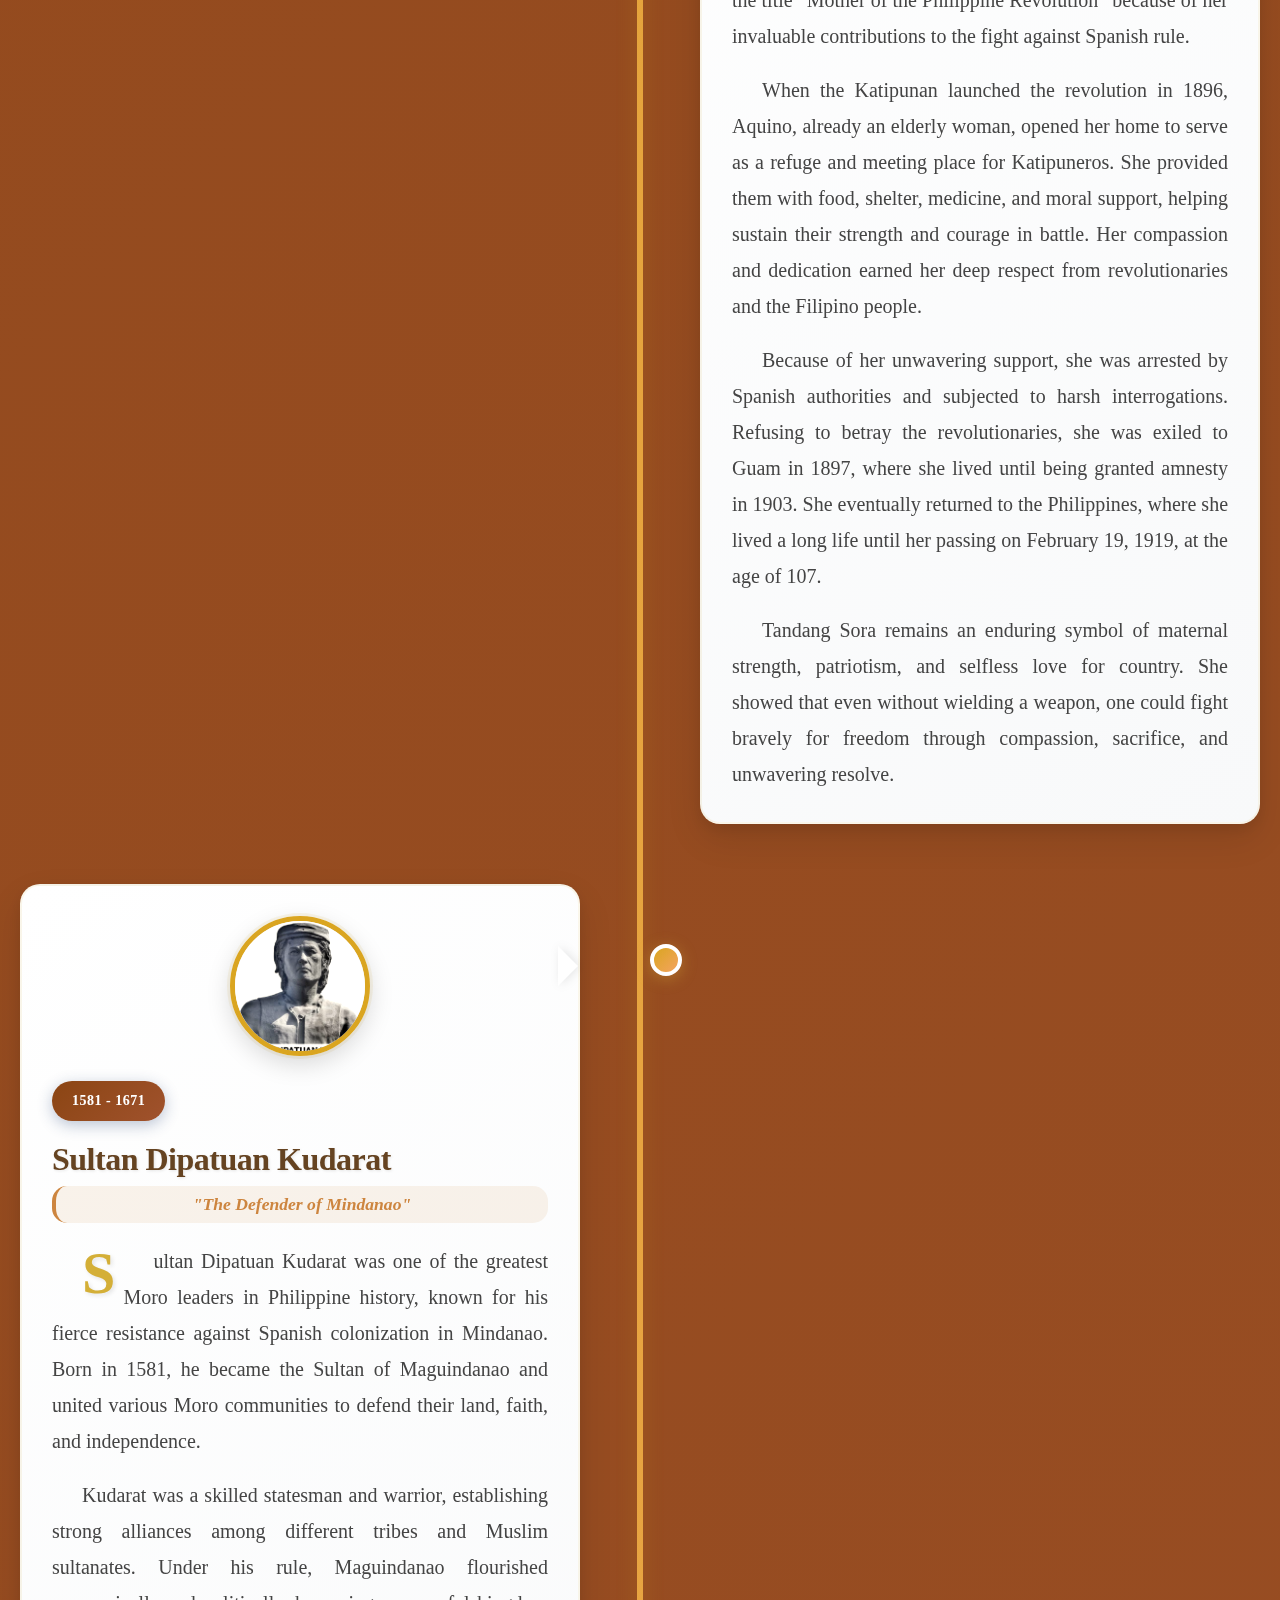
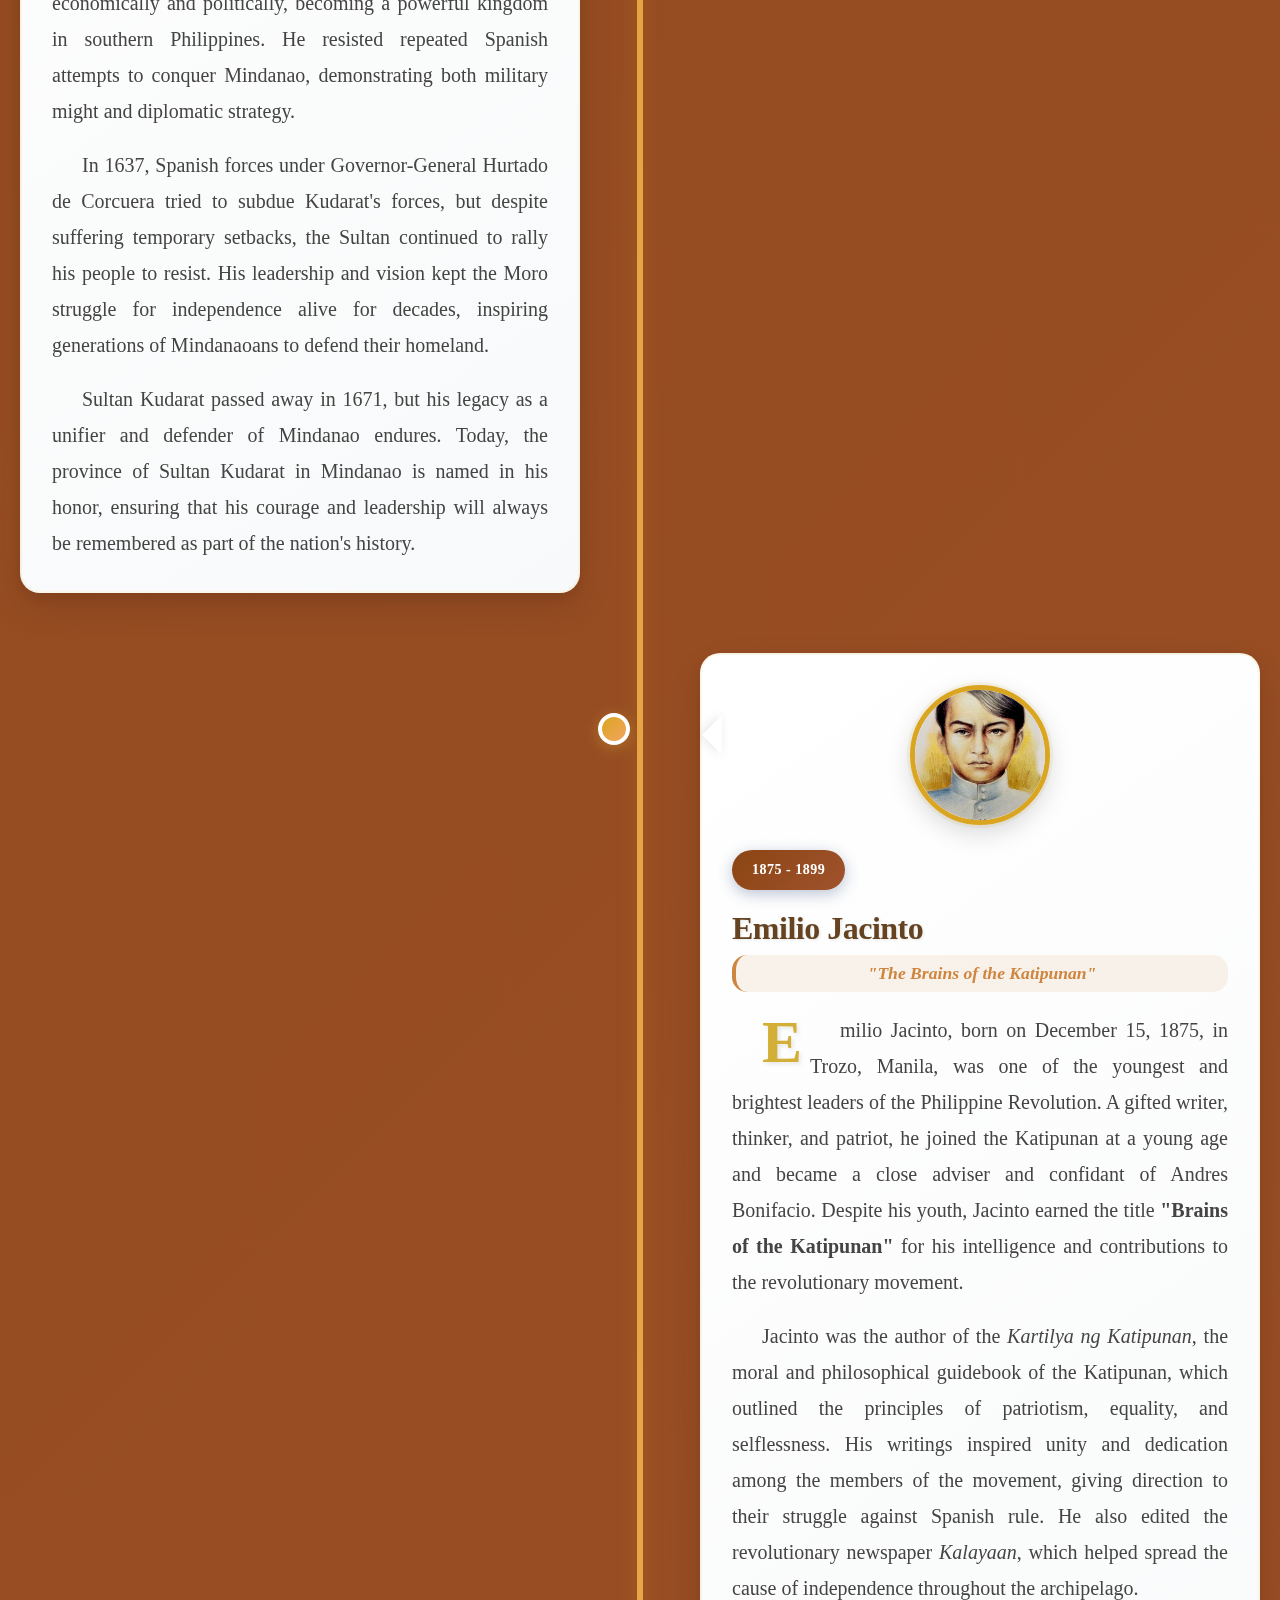
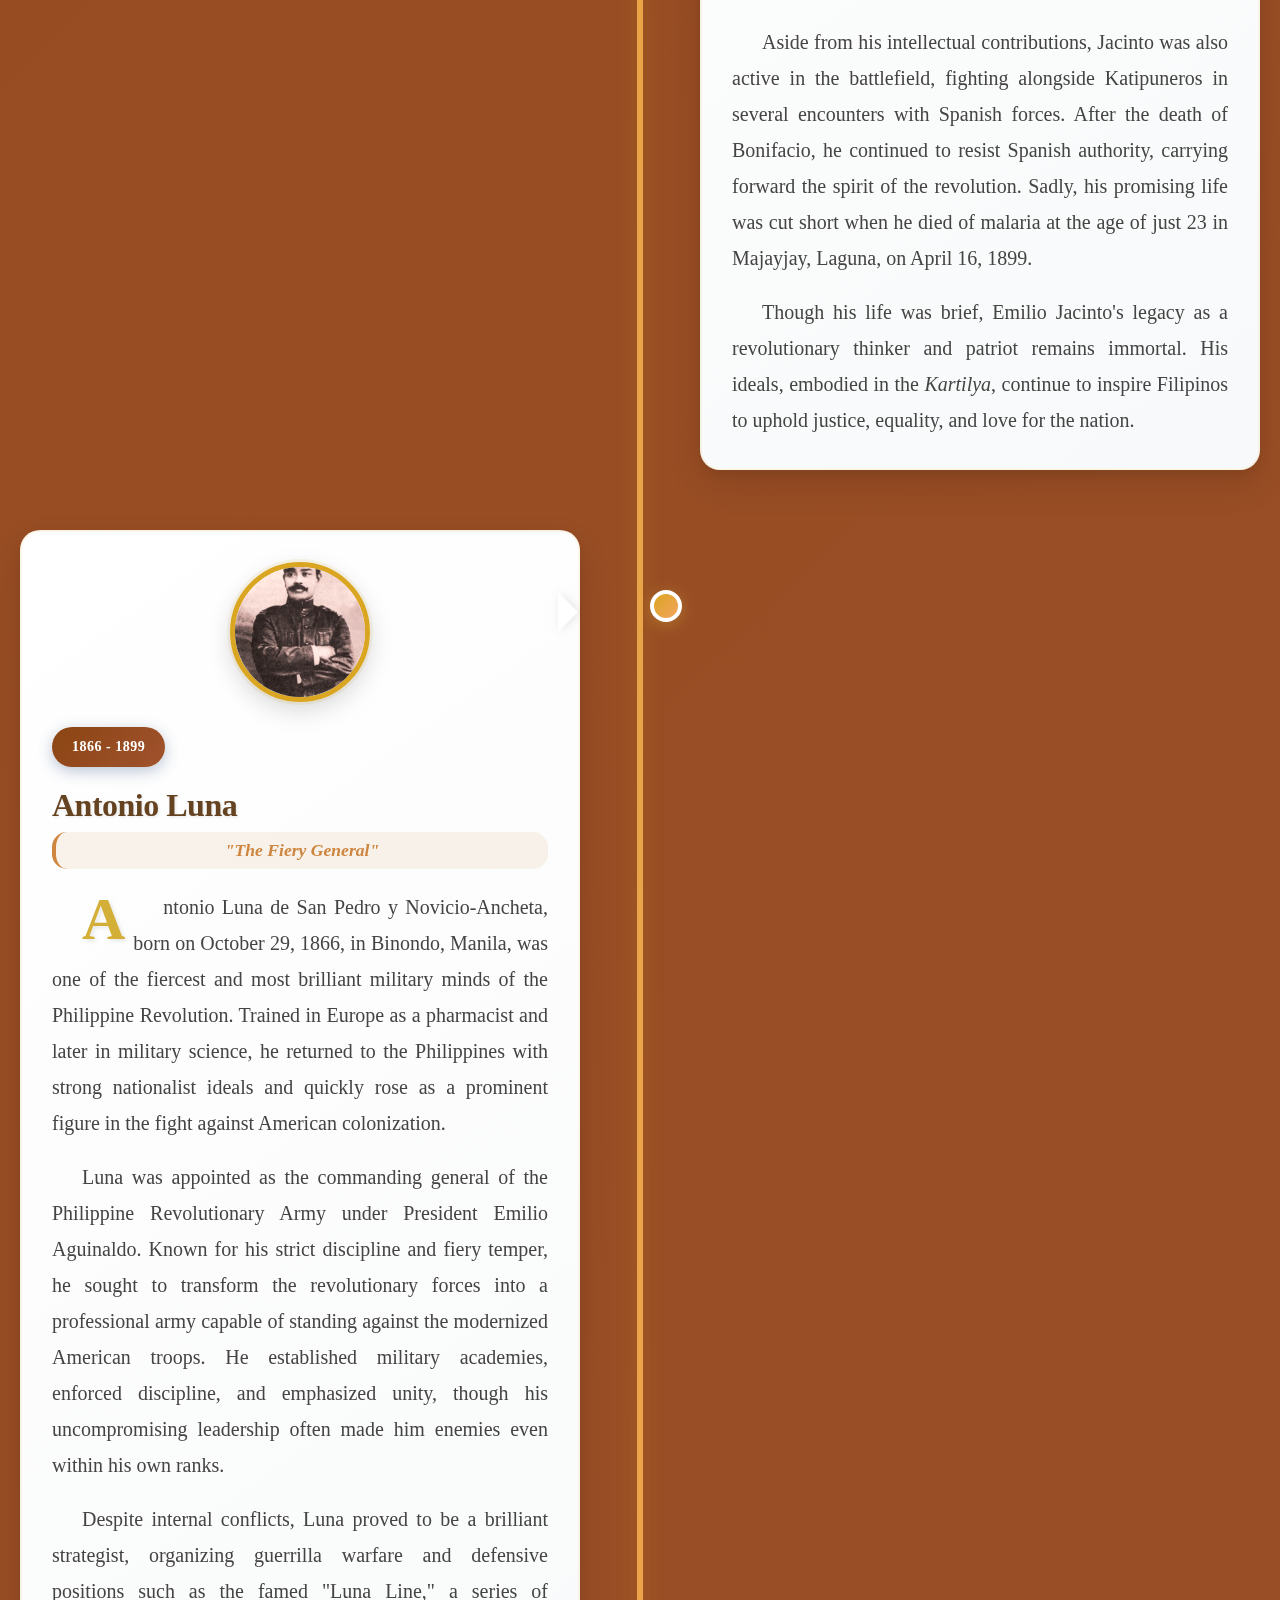
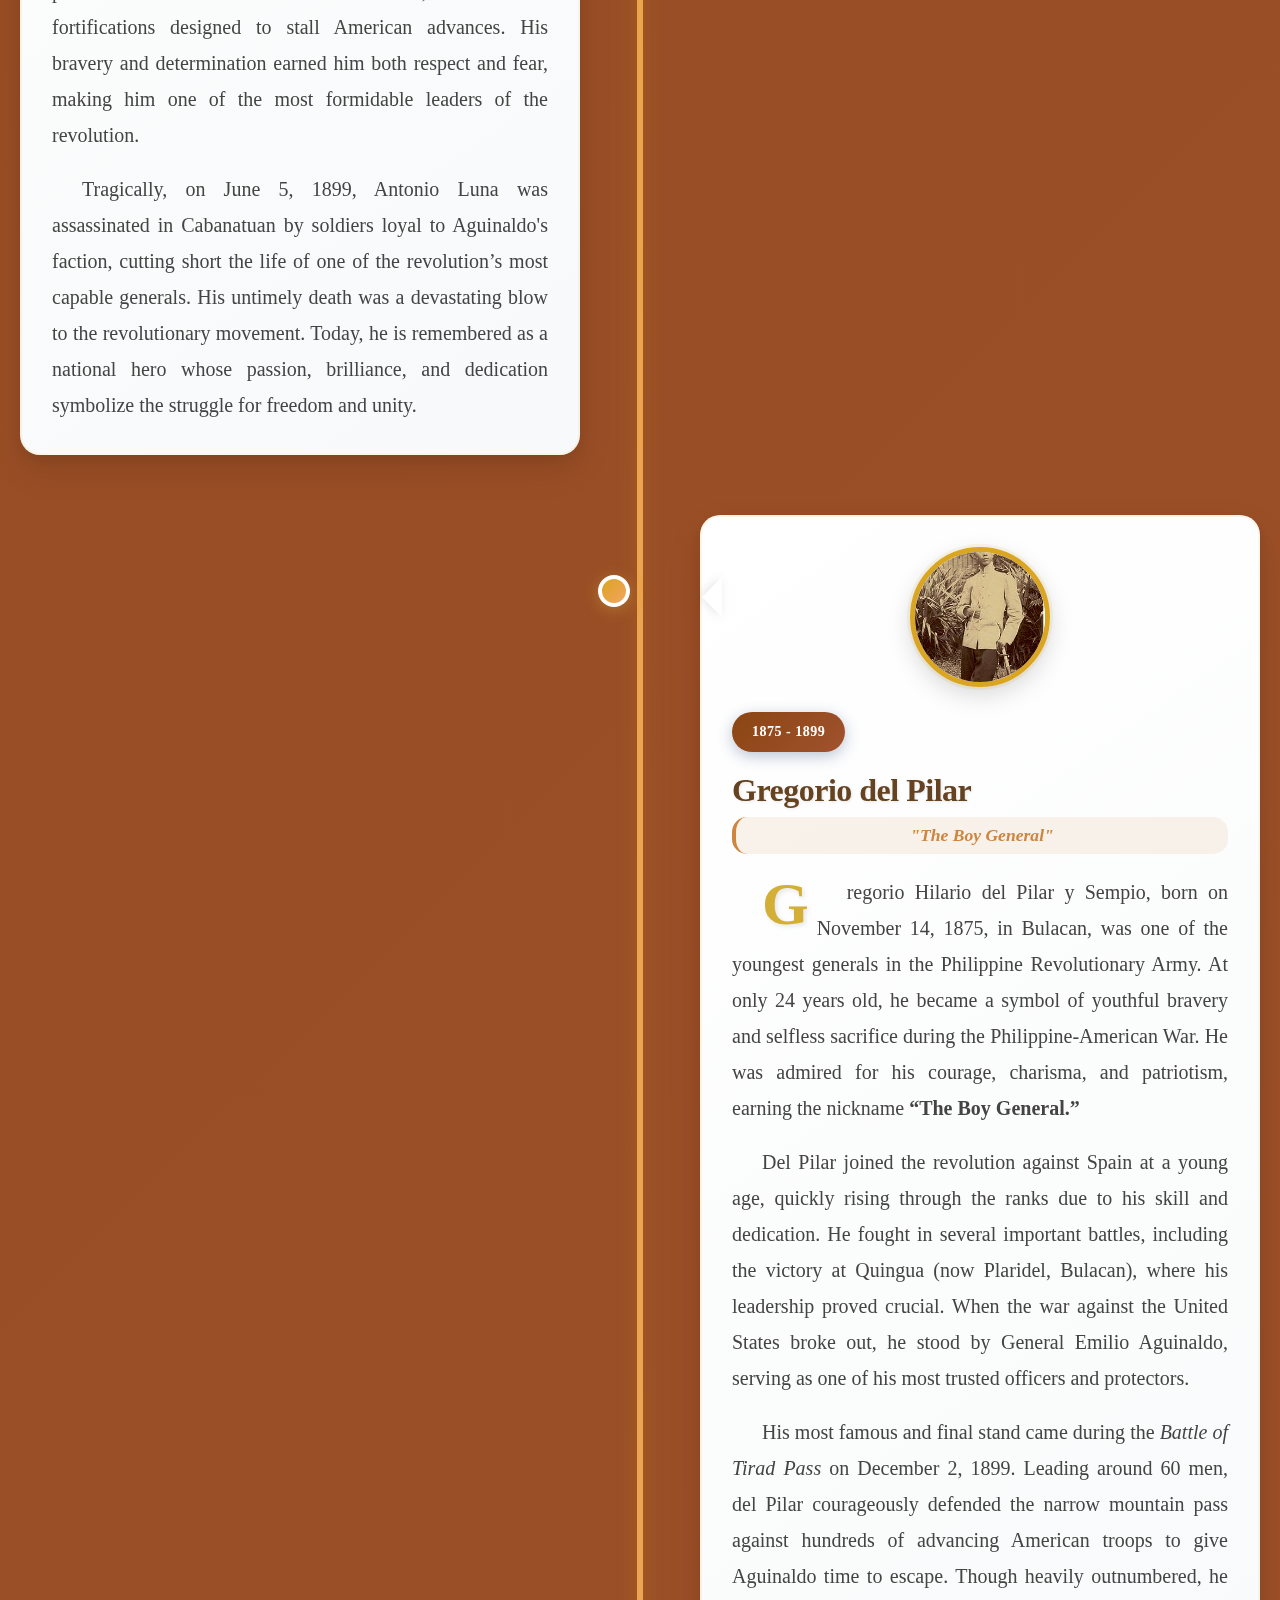
<file: timeline.html>
<!DOCTYPE html>
<html>
<head>
        <title>Philippine heroes Nabvar with Hamburger Menu</title>
        <link rel="stylesheet" href="timeline.css">
        <link rel="stylesheet" href="https://cdnjs.cloudflare.com/ajax/libs/font-awesome/6.4.0/css/all.min.css">
</head>
<body>
  
	<nav class="navbar">
		 <div class="navbar-container">
            <a href="index.html" class="logo"><img src="Banner.folder/ph-logo.png" alt="Logo"></a>
            <button class="navbar-toggle">
                <span class="bar"></span><span class="bar"></span><span class="bar"></span></button>	
            <ul class="navbar-menu">
					<li><a href="home.html">Home</a></li>
					<li><a href="heroes.html">Heroes</a></li>
					<li><a href="about.html">About</a></li>
					<li><a href="timeline.html">Timeline</a></li>
				</ul>
        </div>
    </nav>

    <div class="banner-spacer"></div>
    <div class="banner">
        <img id="bannerImage" src="/Banner.folder/heroesbackground.jpg" alt="heroes background">
    </div>

    <div class="timeline-heroes">
            <h2>Heroes Timeline</h2>
                <p>Discover the lives and legacies of the Philippines' national heroes</p>
        </div>
    

<div class="timeline">
    
    <div class="timeline-item left" id="jose-rizal">
        <div class="timeline-content">
            <div class="hero-image-container">
                <img src="image.folder/rizal.jpg" alt="Dr. Jose Rizal" class="hero-image">
            </div>
            <div class="timeline-date">1861-1896</div>
            <h3>Dr. Jose Rizal</h3>
            <h4>"The National Hero"</h4>
            <p>José Protasio Rizal Mercado y Alonso Realonda was a Filipino nationalist, writer, and polymath during the tail end of the Spanish colonial period. Born in Calamba, Laguna, he was educated in Manila and later in Europe, where he studied medicine and liberal arts. Rizal is widely considered one of the greatest heroes of the Philippines for his literary works, particularly his novels "Noli Me Tangere" and "El Filibusterismo," which exposed the corruption and abuse of the Spanish colonial government and clergy.</p>
            <p>His peaceful approach to reform through education and literature inspired a generation of Filipinos to fight for independence. Despite his advocacy for peaceful reform rather than revolution, he was executed by the Spanish authorities on December 30, 1896, at Bagumbayan (now Rizal Park). His martyrdom ignited the Philippine Revolution and made him a symbol of Filipino resistance against oppression.</p>
        </div>
    </div>

    <div class="timeline-item right" id="andres-bonifacio">
        <div class="timeline-content">
            <div class="hero-image-container">
                <img src="about.image_folder/andres bonifacio.jpg" alt="Andres Bonifacio" class="hero-image">
            </div>
            <div class="timeline-date">1863-1897</div>
            <h3>Andres Bonifacio</h3>
            <h4>"The Father of the Philippine Revolution"</h4>
            <p>Andrés Bonifacio y de Castro was born in Tondo, Manila, to a poor family. Despite his humble beginnings and limited formal education, he became one of the most influential figures in Philippine history. Working as a warehouse messenger and later as an agent for a foreign trading company, Bonifacio was largely self-educated, reading books about the French Revolution and the lives of successful men.</p>
            <p>In 1892, he founded the Katipunan, a secret society dedicated to overthrowing Spanish rule through armed revolution. As the "Supremo" of the Katipunan, Bonifacio organized the society with rituals, passwords, and a complex membership structure. The discovery of the Katipunan in 1896 led to the Cry of Pugad Lawin, marking the beginning of the Philippine Revolution. Though his life was cut short by internal political conflicts within the revolutionary movement, Bonifacio's courage and leadership in initiating the armed struggle for independence earned him the title "Father of the Philippine Revolution."</p>
        </div>
    </div>

    <div class="timeline-item left" id="emilio-aguinaldo">
        <div class="timeline-content">
            <div class="hero-image-container">
                <img src="about.image_folder/emilio aguinaldo.jpg" alt="Emilio Aguinaldo" class="hero-image">
            </div>
            <div class="timeline-date">1869-1964</div>
            <h3>Emilio Aguinaldo</h3>
            <h4>"The First President"</h4>
            <p>Emilio Aguinaldo y Famy was born into a relatively well-off family in Kawit, Cavite. He received a good education and became the town's mayor before joining the revolutionary movement. Aguinaldo quickly rose through the ranks of the Katipunan due to his military prowess and leadership skills, becoming one of its most successful generals during the Philippine Revolution against Spain.</p>
            <p>On June 12, 1898, Aguinaldo proclaimed Philippine independence from Spain in Kawit, Cavite, making the Philippines the first republic in Asia. He served as the president of the First Philippine Republic and led the resistance during the Philippine-American War (1899-1902). Though captured by American forces in 1901, Aguinaldo lived to see the Philippines gain independence from the United States in 1946. His declaration of independence and establishment of the First Philippine Republic marked crucial milestones in the Filipino struggle for self-determination.</p>
        </div>
    </div>

    <div class="timeline-item right" id="apolinario-mabini">
        <div class="timeline-content">
            <div class="hero-image-container">
                <img src="about.image_folder/apolinario mabini.jpg" alt="Apolinario Mabini" class="hero-image">
            </div>
            <div class="timeline-date">1864-1903</div>
            <h3>Apolinario Mabini</h3>
            <h4>"The Brain of the Revolution"</h4>
            <p>Apolinario Mabini y Maranan was born to a poor family in Tanauan, Batangas. Despite his family's poverty, he excelled in his studies and earned a law degree from the University of Santo Tomas. A childhood illness left him paralyzed from the waist down, but this physical limitation never hindered his intellectual contributions to the Philippine independence movement.</p>
            <p>Known as "The Brain of the Revolution," Mabini served as Aguinaldo's chief advisor and was instrumental in organizing the government of the First Philippine Republic. He drafted the Malolos Constitution and various important documents that established the legal and governmental framework of the new republic. His political philosophy emphasized the importance of education, democratic governance, and moral integrity in nation-building. Despite being captured and exiled to Guam by American forces, Mabini remained steadfast in his principles and refused to take an oath of allegiance to the United States until his final years.</p>
        </div>
    </div>

    <div class="timeline-item left" id="gabriela-silang">
        <div class="timeline-content">
            <div class="hero-image-container">
                <img src="about.image_folder/gabriela silang.jpg" alt="Gabriela Silang" class="hero-image">
            </div>
            <div class="timeline-date">1731-1763</div>
            <h3>Gabriela Silang</h3>
            <h4>"The First Female Revolutionary Leader"</h4>
            <p>María Josefa Gabriela Cariño Silang was born in Barangay Caniogan, Santa, Ilocos Sur. She married Diego Silang, a revolutionary leader who fought against Spanish colonial rule during the British invasion of the Philippines. When her husband was assassinated by Spanish collaborators in 1763, Gabriela took over the leadership of the revolutionary movement, becoming the first female leader of a Filipino independence movement.</p>
            <p>Despite having no formal military training, Gabriela successfully organized and led Ilocano forces against Spanish troops for several months. She demonstrated exceptional courage and leadership skills, inspiring her followers to continue the fight for independence even after her husband's death. Her resistance movement was ultimately crushed by Spanish forces, and she was publicly hanged in Vigan on September 20, 1763. Gabriela Silang's legacy as a pioneering female leader and her unwavering commitment to Philippine independence has made her an enduring symbol of Filipino courage and resistance against oppression.</p>
        </div>
    </div>

    <div class="timeline-item right" id="juan-luna">
        <div class="timeline-content">
            <div class="hero-image-container">
                <img src="about.image_folder/juan luna.jpg" alt="Juan Luna" class="hero-image">
            </div>
            <div class="timeline-date">1857-1899</div>
            <h3>Juan Luna</h3>
            <h4>"The Master Painter and Revolutionary"</h4>
            <p>Juan Luna y Novicio was born in Badoc, Ilocos Norte, and showed artistic talent from an early age. He studied at the Academia de Dibujo y Pintura in Manila before traveling to Spain to further his artistic education. Luna became the first Filipino to gain international recognition as an artist when his masterpiece "Spoliarium" won the gold medal at the Madrid Exposition of Fine Arts in 1884.</p>
            <p>Beyond his artistic achievements, Luna was also deeply involved in the Philippine independence movement. He was a member of the Propaganda Movement alongside José Rizal and other Filipino intellectuals in Europe. Through his art and writings, Luna promoted Filipino culture and advocated for equal rights and representation for Filipinos under Spanish rule. His paintings often contained subtle political messages and symbols of Filipino resistance. Luna's dual legacy as both an internationally acclaimed artist and a committed revolutionary makes him a unique figure in Philippine history, proving that the fight for independence could be waged through cultural and artistic expression as well as through arms.</p>
        </div>
    </div>

    <div class="timeline-item left" id="marcelo-del-pilar">
        <div class="timeline-content">
            <div class="hero-image-container">
                <img src="about.image_folder/marcelo del pilar.jpg" alt="Marcelo H. del Pilar" class="hero-image">
                </div>
            <div class="timeline-date">1850-1896</div>
            <h3>Marcelo H. del Pilar</h3>
            <h4>"The Great Propagandist"</h4>
            <p>Marcelo Hilario del Pilar, also known by his pen name <em>Plaridel</em>, was one of the foremost Filipino writers, lawyers, and reformists of the late 19th century. Born on August 30, 1850, in Bulakan, Bulacan, he grew up with a deep sense of justice and nationalism that would later define his life's work. He studied law at the University of Santo Tomas but was more drawn to defending the rights of ordinary Filipinos who suffered abuses under Spanish friars and colonial authorities.</p>
            <p>Del Pilar became a powerful voice of reform through his writings in newspapers and pamphlets. He was a fearless satirist, exposing the greed and hypocrisy of friars in works such as <em>Dasalan at Tocsohan</em> and <em>La Soberanía Monacal en Filipinas</em>. His sharp wit and courage in using words as weapons made him one of the most effective critics of Spanish rule. In 1888, after persecution by the friars, he fled to Spain, where he joined other reformists and became the editor of the newspaper <em>La Solidaridad</em>, the mouthpiece of the Propaganda Movement.</p>
            <p>As editor, Del Pilar guided the movement with his essays and articles that called for political reforms, equality before the law, freedom of the press, and Filipino representation in the Spanish Cortes. His leadership helped unify the voices of reformists in Europe, including José Rizal, Graciano López Jaena, and others. Despite his tireless work, he lived in poverty and suffered from illness while in exile. He died on July 4, 1896, in Barcelona, Spain, far from his homeland, but his writings and sacrifices inspired Filipinos to continue the struggle for independence.</p>
            <p>Marcelo H. del Pilar is remembered as the “Father of Philippine Journalism” and one of the great propagandists who awakened national consciousness through the power of the pen. His life demonstrated that words, courage, and conviction could challenge empires and plant the seeds of freedom in the hearts of his people.</p>
    </div>
</div>


<div class="timeline-item right" id="melchora-aquino">
    <div class="timeline-content">
        <div class="hero-image-container">
            <img src="about.image_folder/melchora-aquino.jpg.jpg" alt="Melchora Aquino (Tandang Sora)" class="hero-image">
        </div>
        <div class="timeline-date">1812 - 1919</div>
        <h3>Melchora Aquino</h3>
        <h4>"Tandang Sora - The Mother of the Philippine Revolution"</h4>
        <p>Melchora Aquino de Ramos, more popularly known as <strong>Tandang Sora</strong>, was born on January 6, 1812, in Caloocan, Philippines. Despite her humble beginnings as a farmer and store owner, she would later earn the title “Mother of the Philippine Revolution” because of her invaluable contributions to the fight against Spanish rule.</p>
        
        <p>When the Katipunan launched the revolution in 1896, Aquino, already an elderly woman, opened her home to serve as a refuge and meeting place for Katipuneros. She provided them with food, shelter, medicine, and moral support, helping sustain their strength and courage in battle. Her compassion and dedication earned her deep respect from revolutionaries and the Filipino people.</p>
        
        <p>Because of her unwavering support, she was arrested by Spanish authorities and subjected to harsh interrogations. Refusing to betray the revolutionaries, she was exiled to Guam in 1897, where she lived until being granted amnesty in 1903. She eventually returned to the Philippines, where she lived a long life until her passing on February 19, 1919, at the age of 107.</p>
        
        <p>Tandang Sora remains an enduring symbol of maternal strength, patriotism, and selfless love for country. She showed that even without wielding a weapon, one could fight bravely for freedom through compassion, sacrifice, and unwavering resolve.</p>
    </div>
</div>



<div class="timeline-item left" id="sultan-kudarat">
    <div class="timeline-content">
        <div class="hero-image-container">
            <img src="about.image_folder/sultan kudarat.jpeg" alt="Sultan Dipatuan Kudarat" class="hero-image">
        </div>
        <div class="timeline-date">1581 - 1671</div>
        <h3>Sultan Dipatuan Kudarat</h3>
        <h4>"The Defender of Mindanao"</h4>
        <p>Sultan Dipatuan Kudarat was one of the greatest Moro leaders in Philippine history, known for his fierce resistance against Spanish colonization in Mindanao. Born in 1581, he became the Sultan of Maguindanao and united various Moro communities to defend their land, faith, and independence.</p>
        
        <p>Kudarat was a skilled statesman and warrior, establishing strong alliances among different tribes and Muslim sultanates. Under his rule, Maguindanao flourished economically and politically, becoming a powerful kingdom in southern Philippines. He resisted repeated Spanish attempts to conquer Mindanao, demonstrating both military might and diplomatic strategy.</p>
        
        <p>In 1637, Spanish forces under Governor-General Hurtado de Corcuera tried to subdue Kudarat's forces, but despite suffering temporary setbacks, the Sultan continued to rally his people to resist. His leadership and vision kept the Moro struggle for independence alive for decades, inspiring generations of Mindanaoans to defend their homeland.</p>
        
        <p>Sultan Kudarat passed away in 1671, but his legacy as a unifier and defender of Mindanao endures. Today, the province of Sultan Kudarat in Mindanao is named in his honor, ensuring that his courage and leadership will always be remembered as part of the nation's history.</p>
    </div>
</div>


<div class="timeline-item right" id="emilio-jacinto">
    <div class="timeline-content">
        <div class="hero-image-container">
            <img src="about.image_folder/emilio jacinto.jpg" alt="Emilio Jacinto" class="hero-image">
        </div>
        <div class="timeline-date">1875 - 1899</div>
        <h3>Emilio Jacinto</h3>
        <h4>"The Brains of the Katipunan"</h4>
        <p>Emilio Jacinto, born on December 15, 1875, in Trozo, Manila, was one of the youngest and brightest leaders of the Philippine Revolution. A gifted writer, thinker, and patriot, he joined the Katipunan at a young age and became a close adviser and confidant of Andres Bonifacio. Despite his youth, Jacinto earned the title <strong>"Brains of the Katipunan"</strong> for his intelligence and contributions to the revolutionary movement.</p>
        
        <p>Jacinto was the author of the <em>Kartilya ng Katipunan</em>, the moral and philosophical guidebook of the Katipunan, which outlined the principles of patriotism, equality, and selflessness. His writings inspired unity and dedication among the members of the movement, giving direction to their struggle against Spanish rule. He also edited the revolutionary newspaper <em>Kalayaan</em>, which helped spread the cause of independence throughout the archipelago.</p>
        
        <p>Aside from his intellectual contributions, Jacinto was also active in the battlefield, fighting alongside Katipuneros in several encounters with Spanish forces. After the death of Bonifacio, he continued to resist Spanish authority, carrying forward the spirit of the revolution. Sadly, his promising life was cut short when he died of malaria at the age of just 23 in Majayjay, Laguna, on April 16, 1899.</p>
        
        <p>Though his life was brief, Emilio Jacinto's legacy as a revolutionary thinker and patriot remains immortal. His ideals, embodied in the <em>Kartilya</em>, continue to inspire Filipinos to uphold justice, equality, and love for the nation.</p>
    </div>
</div>



<div class="timeline-item left" id="antonio-luna">
    <div class="timeline-content">
        <div class="hero-image-container">
            <img src="about.image_folder/antonio luna.jpg" alt="Antonio Luna" class="hero-image">
        </div>
        <div class="timeline-date">1866 - 1899</div>
        <h3>Antonio Luna</h3>
        <h4>"The Fiery General"</h4>
        <p>Antonio Luna de San Pedro y Novicio-Ancheta, born on October 29, 1866, in Binondo, Manila, was one of the fiercest and most brilliant military minds of the Philippine Revolution. Trained in Europe as a pharmacist and later in military science, he returned to the Philippines with strong nationalist ideals and quickly rose as a prominent figure in the fight against American colonization.</p>
        
        <p>Luna was appointed as the commanding general of the Philippine Revolutionary Army under President Emilio Aguinaldo. Known for his strict discipline and fiery temper, he sought to transform the revolutionary forces into a professional army capable of standing against the modernized American troops. He established military academies, enforced discipline, and emphasized unity, though his uncompromising leadership often made him enemies even within his own ranks.</p>
        
        <p>Despite internal conflicts, Luna proved to be a brilliant strategist, organizing guerrilla warfare and defensive positions such as the famed "Luna Line," a series of fortifications designed to stall American advances. His bravery and determination earned him both respect and fear, making him one of the most formidable leaders of the revolution.</p>
        
        <p>Tragically, on June 5, 1899, Antonio Luna was assassinated in Cabanatuan by soldiers loyal to Aguinaldo's faction, cutting short the life of one of the revolution’s most capable generals. His untimely death was a devastating blow to the revolutionary movement. Today, he is remembered as a national hero whose passion, brilliance, and dedication symbolize the struggle for freedom and unity.</p>
    </div>
</div>



<div class="timeline-item right" id="gregorio-del-pilar">
    <div class="timeline-content">
        <div class="hero-image-container">
            <img src="about.image_folder/gregorio del pilar.jpg" alt="Gregorio del Pilar" class="hero-image">
        </div>
        <div class="timeline-date">1875 - 1899</div>
        <h3>Gregorio del Pilar</h3>
        <h4>"The Boy General"</h4>
        <p>Gregorio Hilario del Pilar y Sempio, born on November 14, 1875, in Bulacan, was one of the youngest generals in the Philippine Revolutionary Army. At only 24 years old, he became a symbol of youthful bravery and selfless sacrifice during the Philippine-American War. He was admired for his courage, charisma, and patriotism, earning the nickname <strong>“The Boy General.”</strong></p>
        
        <p>Del Pilar joined the revolution against Spain at a young age, quickly rising through the ranks due to his skill and dedication. He fought in several important battles, including the victory at Quingua (now Plaridel, Bulacan), where his leadership proved crucial. When the war against the United States broke out, he stood by General Emilio Aguinaldo, serving as one of his most trusted officers and protectors.</p>
        
        <p>His most famous and final stand came during the <em>Battle of Tirad Pass</em> on December 2, 1899. Leading around 60 men, del Pilar courageously defended the narrow mountain pass against hundreds of advancing American troops to give Aguinaldo time to escape. Though heavily outnumbered, he and his men fought fiercely until del Pilar was killed in action. His sacrifice made him a legendary figure in Philippine history.</p>
        
        <p>Gregorio del Pilar's short but heroic life embodies the courage and dedication of the Filipino youth. His story continues to inspire generations, reminding the nation that true heroism is not measured by age, but by love of country and willingness to sacrifice for freedom.</p>
    </div>
</div>


<div class="timeline-item left" id="diego-silang">
    <div class="timeline-content">
        <div class="hero-image-container">
            <img src="about.image_folder/diego silang.jpeg" alt="Diego Silang" class="hero-image">
        </div>
        <div class="timeline-date">1730 - 1763</div>
        <h3>Diego Silang</h3>
        <h4>"The Ilocano Revolutionary Leader"</h4>
        <p>Diego Silang, born on December 16, 1730, in Aringay, La Union, was a Filipino revolutionary leader who sought independence for the Ilocano people during Spanish colonial rule. Initially a messenger for Spanish authorities, he witnessed firsthand the injustices and abuses committed against the natives, which ignited his desire to fight for change.</p>
        
        <p>In 1762, during the British invasion of Manila, Silang saw an opportunity to challenge Spanish authority. He called for reforms, including the removal of abusive officials and the establishment of a government led by Filipinos. When his demands were ignored, he launched a revolt in Ilocos, quickly gaining the support of his people and successfully taking control of several towns.</p>
        
        <p>Silang envisioned an Ilocano government free from Spanish oppression, but his revolutionary path was cut short when he was assassinated by former allies on May 28, 1763. After his death, leadership of the struggle was carried on by his wife, Gabriela Silang, who became a symbol of resistance in her own right.</p>
        
        <p>Diego Silang is remembered as one of the first Filipino leaders to openly challenge colonial rule, paving the way for future revolts and inspiring generations of freedom fighters.</p>
    </div>
</div>


<div class="timeline-item right" id="macario-sakay">
    <div class="timeline-content">
        <div class="hero-image-container">
            <img src="about.image_folder/macario sakay.jpg" alt="Macario Sakay" class="hero-image">
        </div>
        <div class="timeline-date">1870 - 1907</div>
        <h3>Macario Sakay</h3>
        <h4>"The Lion of the Mountains"</h4>
        <p>Macario Sakay y de León, born on March 1, 1870, in Tondo, Manila, was a revolutionary leader who continued the fight for independence after the fall of the First Philippine Republic. Originally a member of the Katipunan, he joined Andres Bonifacio in the struggle against Spain before later resisting American colonization.</p>
        
        <p>After Aguinaldo's capture, many revolutionaries surrendered, but Sakay refused to give up. He retreated to the mountains of Southern Tagalog and established the <em>Tagalog Republic</em>, declaring himself its president. His movement gained the loyalty of many Filipinos who still longed for independence, and his guerrilla forces fought tirelessly against American troops.</p>
        
        <p>Sakay was vilified by American authorities as a “bandit,” but in reality, he was a committed patriot who sought freedom for his people. In 1906, he was deceived by a false promise of amnesty and autonomy, which led to his capture. On September 13, 1907, he was executed by hanging in Manila along with his comrades.</p>
        
        <p>Today, Macario Sakay is remembered as a true hero who refused to bow to foreign rule. His defiance and sacrifice symbolize the undying spirit of resistance and the continuing struggle for Philippine independence.</p>
    </div>
</div>

<div class="timeline-item left" id="graciano-lopez">
    <div class="timeline-content">
        <div class="hero-image-container">
            <img src="about.image_folder/graciano lopez.jpg" alt="Graciano López Jaena" class="hero-image">
        </div>
        <div class="timeline-date">1856 - 1896</div>
        <h3>Graciano López Jaena</h3>
        <h4>"The Great Orator of the Propaganda Movement"</h4>
        <p>Graciano López Jaena was born on December 18, 1856, in Jaro, Iloilo. From a young age, he showed a gift for speaking and writing, talents that would later make him one of the most influential voices of the Philippine reform movement. Originally studying to become a priest, he later shifted to medicine but never completed his degree. Instead, he pursued journalism and public speaking, where he found his true calling.</p>
        <p>In 1880, López Jaena traveled to Spain, where he became a leading figure in the Propaganda Movement. He founded and edited <em>La Solidaridad</em>, the newspaper that served as the primary platform for Filipino reformists to express their demands for equality, representation, and social justice under Spanish colonial rule. His fiery speeches and eloquent essays criticized the abuses of the friars and called for reforms in education, governance, and the rights of Filipinos.</p>
        <p>Although he was known for his brilliance and wit, López Jaena's personal struggles with poverty and health prevented him from returning to the Philippines. He remained in Spain, where he continued his reformist activities until his death from tuberculosis in Barcelona on January 20, 1896, just months before the outbreak of the Philippine Revolution. Despite never setting foot in the revolution itself, his voice and writings helped lay the intellectual foundation for the fight for independence.</p>
    </div>
</div>


<div class="timeline-item right" id="sergio-osmena">
    <div class="timeline-content">
        <div class="hero-image-container">
            <img src="about.image_folder/sergio.jpg" alt="Sergio Osmeña" class="hero-image">
        </div>
        <div class="timeline-date">1878 - 1961</div>
        <h3>Sergio Osmeña</h3>
        <h4>"The Great Conciliator"</h4>
        <p>Sergio Osmeña was born on September 9, 1878, in Cebu City. A brilliant student, he earned a law degree from the University of Santo Tomas and quickly rose to prominence as a lawyer, journalist, and public servant. His early career as a newspaper publisher already showed his deep concern for the plight of Filipinos under colonial rule.</p>
        <p>Osmeña became one of the leading figures of the Nacionalista Party and, in 1907, was elected the first Speaker of the Philippine Assembly. His leadership was marked by pragmatism, diplomacy, and his ability to unite opposing sides — earning him the title "The Great Conciliator." He later served as Governor of Cebu and, eventually, as Vice President of the Commonwealth of the Philippines under President Manuel L. Quezon.</p>
        <p>When Quezon died in 1944 during World War II, Osmeña assumed the presidency. He led the Philippines in the critical transition from war to liberation, working closely with General Douglas MacArthur and the Allied forces during the campaign to free the country from Japanese occupation. Despite his quiet and unassuming nature, Osmeña guided the nation with wisdom and restraint during one of its most turbulent times.</p>
        <p>After the war, he ran for reelection in 1946 but was defeated by Manuel Roxas. Retiring from politics, Osmeña lived a private life until his death on October 19, 1961. Today, he is remembered as a statesman who placed the welfare of the nation above personal ambition and as a leader whose calm strength helped preserve unity during the country's darkest hours.</p>
    </div>
</div>


<div class="timeline-item left" id="jose-abad-santos">
    <div class="timeline-content">
        <div class="hero-image-container">
            <img src="about.image_folder/José_Abad_Santos.jpg" alt="José Abad Santos" class="hero-image">
        </div>
        <div class="timeline-date">1886 - 1942</div>
        <h3>José Abad Santos</h3>
        <h4>"The Martyr Chief Justice"</h4>
        <p>José Abad Santos was born on February 19, 1886, in San Fernando, Pampanga. He studied law in the Philippines and the United States, excelling as a lawyer, educator, and public servant. His brilliance and dedication to justice led him to become an Associate Justice of the Supreme Court and later the fifth Chief Justice of the Philippines.</p>
        <p>During World War II, after President Manuel Quezon and Vice President Sergio Osmeña evacuated to the United States, Abad Santos was left in charge of the government in the Philippines along with General Basilio Valdes. Despite the dangers of Japanese occupation, he chose to remain in the country to serve his people.</p>
        <p>In 1942, Abad Santos was captured by Japanese forces in Cebu. Offered freedom in exchange for cooperation, he refused to betray his country and stood firm in his loyalty to the Filipino people and the United States. Before his execution, he told his son, “Do not cry, my son. Show to these people that you are brave. It is a rare opportunity to die for one's country.”</p>
        <p>On May 2, 1942, he was executed by the Japanese in Malabang, Lanao. His courage, patriotism, and integrity made him a national martyr, remembered as a symbol of unwavering loyalty and sacrifice for the nation. His legacy lives on as one of the true exemplars of honor in Philippine history.</p>
    </div>
</div>

<div class="timeline-item right" id="manuel-quezon">
    <div class="timeline-content">
        <div class="hero-image-container">
            <img src="about.image_folder/manuel quezon.jpg" alt="Manuel L. Quezon" class="hero-image">
        </div>
        <div class="timeline-date">1878 - 1944</div>
        <h3>Manuel L. Quezon</h3>
        <h4>"The Father of the Philippine Commonwealth"</h4>
        <p>Manuel Luis Quezon was born on August 19, 1878, in Baler, Tayabas (now Aurora). A bright and ambitious student, he studied law at the University of Santo Tomas and began his career as a lawyer and soldier, serving with Emilio Aguinaldo during the Philippine-American War. After the war, Quezon entered politics, where his leadership skills quickly earned him national recognition.</p>
        <p>In 1907, he was elected to the first Philippine Assembly and later became Resident Commissioner to the United States, where he tirelessly advocated for Philippine independence. His efforts bore fruit with the passage of the Tydings–McDuffie Act in 1934, which paved the way for Philippine self-governance. In 1935, Quezon was elected the first President of the Commonwealth of the Philippines.</p>
        <p>As president, Quezon focused on land reform, national defense, and improving education. He was also a strong advocate for a national language, helping establish Filipino as the basis of a unified national identity. Known as the “Father of the National Language,” his policies fostered a stronger sense of unity among Filipinos.</p>
        <p>During World War II, Quezon worked closely with the United States to secure the Philippines' future independence while leading the government-in-exile. Sadly, his health declined, and he passed away from tuberculosis on August 1, 1944, in Saranac Lake, New York. His remains were later returned to the Philippines, where he is honored as one of the nation’s greatest leaders.</p>
        <p>Manuel L. Quezon is remembered as a visionary statesman, a champion of independence, and a leader who laid the foundation for the modern Philippine republic.</p>
    </div>
</div>


<div class="timeline-item left" id="ramon-magsaysay">
    <div class="timeline-content">
        <div class="hero-image-container">
            <img src="about.image_folder/ramo magsaysay.jpeg" alt="Ramon Magsaysay" class="hero-image">
        </div>
        <div class="timeline-date">1907 - 1957</div>
        <h3>Ramon Magsaysay</h3>
        <h4>"The Champion of the Common Man"</h4>
        <p>Ramon del Fierro Magsaysay was born on August 31, 1907, in Iba, Zambales. Coming from a humble family, he studied mechanical engineering before becoming a mechanic and later serving as a guerrilla leader during World War II. His bravery and leadership against Japanese forces earned him national recognition and eventually led him into politics.</p>
        <p>In 1946, Magsaysay was elected as a congressman representing Zambales, where he championed the needs of ordinary Filipinos. Later, as Secretary of National Defense, he gained fame for effectively combating the Hukbalahap insurgency through both military reform and outreach programs that addressed the grievances of farmers and rural communities.</p>
        <p>In 1953, he was elected as the seventh President of the Philippines, becoming one of the most beloved leaders in the country's history. His administration was marked by integrity, simplicity, and a deep concern for the masses. Known as the “Champion of the Common Man,” Magsaysay brought the government closer to the people, instituting land reforms, rural development programs, and anti-corruption measures.</p>
        <p>Tragically, his presidency was cut short when he died in a plane crash on March 17, 1957, in Cebu. Despite his brief time in office, his leadership set a standard for honesty, humility, and service to the Filipino people. The Ramon Magsaysay Award, established in his honor, continues to recognize outstanding leadership and public service across Asia.</p>
        <p>Magsaysay remains a symbol of integrity and selfless leadership, remembered by generations as a president who truly lived for the people.</p>
    </div>
</div>


<div class="timeline-item right" id="lapulapu">
    <div class="timeline-content">
        <div class="hero-image-container">
            <img src="image.folder/lapulapu.jpg" alt="Lapulapu" class="hero-image">
        </div>
        <div class="timeline-date">1491</div>
        <h3>Lapulapu</h3>
        <h4>"The First Filipino Hero"</h4>
        <p>Lapulapu was the datu (chieftain) of Mactan in the Visayas region and is celebrated as the first Filipino hero for his defiance against foreign colonization. Little is known about his early life, but he became immortalized in history for his leadership and courage during the Battle of Mactan on April 27, 1521.</p>
        <p>When Portuguese explorer Ferdinand Magellan, sailing under the Spanish crown, arrived in the Philippines, he sought to expand Spain's influence by converting local rulers to Christianity and placing them under Spanish control. Unlike other chiefs, Lapulapu refused to submit. He stood firm in his belief that his people should remain free and independent.</p>
        <p>On the morning of April 27, 1521, Magellan led Spanish forces and their allies to attack Lapulapu's warriors on the shores of Mactan. Outnumbered but fighting fiercely to defend their land, Lapulapu and his men repelled the invaders and killed Magellan in battle. This victory made Lapulapu the first known native leader to successfully resist European colonization.</p>
        <p>Although the exact details of Lapulapu's later life remain uncertain, his bravery and defiance left an enduring legacy. Today, he is honored as the “First Filipino Hero,” a symbol of courage, freedom, and resistance against oppression. Monuments, cities, and provinces across the Philippines bear his name, ensuring his heroism will never be forgotten.</p>
    </div>
</div>


<div class="timeline-item left" id="francisco-dagohoy">
    <div class="timeline-content">
        <div class="hero-image-container">
            <img src="about.image_folder/dagohoy.jpeg" alt="Francisco Dagohoy" class="hero-image">
        </div>
        <div class="timeline-date">1712 - 1800</div>
        <h3>Francisco Dagohoy</h3>
        <h4>"Leader of the Longest Revolt in Philippine History"</h4>
        <p>Francisco Dagohoy, born Francisco Sendrijas in Inabanga, Bohol, became a symbol of defiance against Spanish colonial rule. He is best remembered for leading the longest revolt in Philippine history, the Dagohoy Rebellion, which lasted for 85 years (1744–1829).</p>
        <p>The rebellion began when Dagohoy's brother, a constable, died in pursuit of a fugitive. When a local priest refused to give his brother a Christian burial, Dagohoy took it as an act of injustice and rallied his fellow Boholanos to resist both the clergy and the Spanish authorities. His call resonated deeply, inspiring thousands to join him in the mountains of Bohol.</p>
        <p>Dagohoy and his followers established a stronghold in the highlands, creating a free community beyond Spanish control. For generations, they successfully resisted numerous military campaigns sent by the colonial government. The rebellion became not only a struggle for justice but also a fight for freedom and dignity.</p>
        <p>Though Dagohoy himself passed away around 1800, his movement continued until 1829, when Spanish forces finally quelled the resistance. By then, it had lasted more than eight decades and involved over 20,000 people.</p>
        <p>Francisco Dagohoy is honored today as a national hero whose fight embodied the Filipino spirit of resilience and independence. Monuments in Bohol commemorate his bravery, ensuring his legacy lives on as a reminder of the people’s enduring struggle for justice.</p>
    </div>
</div>



<div class="timeline-item right" id="ninoy-aquino">
    <div class="timeline-content">
        <div class="hero-image-container">
            <img src="about.image_folder/ninoy aquino.jpg" alt="Benigno 'Ninoy' Aquino Jr." class="hero-image">
        </div>
        <div class="timeline-date">1932 - 1983</div>
        <h3>Benigno "Ninoy" Aquino Jr.</h3>
        <h4>"The Martyr of Democracy"</h4>
        <p>Benigno “Ninoy” Aquino Jr. was born on November 27, 1932, in Concepcion, Tarlac. Coming from a family of public servants, he displayed leadership and eloquence early in life. At 22, he became the youngest mayor in the Philippines, and at 29, he was elected governor of Tarlac. Later, he rose to the national stage as the youngest senator in 1967, gaining recognition as a brilliant orator and fearless critic of authoritarian rule.</p>
        <p>As a vocal opponent of President Ferdinand Marcos, Aquino condemned government corruption, abuses, and the creeping threat of dictatorship. When Marcos declared Martial Law in 1972, Aquino was arrested and imprisoned for nearly eight years. During this time, he endured solitary confinement but continued to inspire Filipinos through his writings and steadfast resistance.</p>
        <p>In 1980, after suffering a heart attack in prison, Aquino was allowed to go to the United States for medical treatment. There, he lived in exile with his family but never stopped campaigning for democracy and the restoration of freedoms in the Philippines.</p>
        <p>On August 21, 1983, Aquino bravely returned to Manila despite warnings of danger. As he stepped off his plane at the Manila International Airport, he was assassinated on the tarmac. His death shocked the nation and became the spark that fueled the People Power Revolution of 1986, which eventually toppled the Marcos regime.</p>
        <p>Ninoy Aquino is remembered as a martyr for democracy, a leader who gave his life so Filipinos could regain their freedom. His legacy lives on through the democratic reforms he inspired, the leadership of his wife, President Corazon Aquino, and the continued struggle for justice and freedom in the Philippines.</p>
    </div>
</div>


<div class="timeline-item left" id="marcela-agoncillo">
    <div class="timeline-content">
        <div class="hero-image-container">
            <img src="about.image_folder/marcela agoncillo.jpeg" alt="Marcela Mariño Agoncillo" class="hero-image">
        </div>
        <div class="timeline-date">1860 - 1946</div>
        <h3>Marcela Mariño Agoncillo</h3>
        <h4>"Mother of the Philippine Flag"</h4>
        <p>
            Marcela Mariño de Agoncillo, born on June 24, 1860, in Taal, Batangas, is celebrated as the 
            “Mother of the Philippine Flag.” She came from a prominent family and was well known for her 
            embroidery and needlework skills.
        </p>
        <p>
            In 1898, while living in Hong Kong with her husband Felipe Agoncillo, she was asked by 
            General Emilio Aguinaldo to sew a flag that would represent the new Philippine nation. 
            Assisted by her daughter Lorenza and Rizal's niece Delfina Herbosa Natividad, Marcela 
            painstakingly crafted the flag by hand.
        </p>
        <p>
            The flag was first unfurled on June 12, 1898, during the declaration of Philippine independence 
            in Kawit, Cavite. Since then, it has become the lasting symbol of freedom and unity for the Filipino people.
        </p>
        <p>
            Marcela Agoncillo lived to witness the struggles of her nation through colonial occupations and 
            passed away on May 30, 1946—just two months before the Philippines achieved full independence 
            from the United States. Her legacy endures as a symbol of patriotism and sacrifice.
        </p>
    </div>
</div>



<div class="timeline-item right" id="trinidad-tecson">
  <div class="timeline-content">
    <div class="hero-image-container">
      <img src="about.image_folder/trinidad tecson.jpeg" alt="Trinidad Tecson" class="hero-image">
    </div>
    <div class="timeline-date">1848 - 1928</div>
    <h3>Trinidad Tecson</h3>
    <h4>"Mother of Biak-na-Bato"</h4>
    <p>
      Trinidad Perez Tecson, born on November 18, 1848, in San Miguel de Mayumo, Bulacan, was one of the 
      most prominent women who actively participated in the Philippine Revolution. Known as the 
      “Mother of Biak-na-Bato,” she bravely fought alongside men during battles against Spanish colonial forces.  
    </p>
    <p>
      Tecson joined the Katipunan and distinguished herself in combat. She fought in more than a dozen 
      bloody encounters, including the battles in Bulacan and Nueva Ecija. Despite the danger, she showed 
      resilience, earning the respect of her fellow revolutionaries.
    </p>
    <p>
      Aside from her combat role, she also served as a motherly figure to the wounded and weary, caring 
      for sick and injured soldiers at Biak-na-Bato. General Emilio Aguinaldo himself recognized her 
      courage and contributions, giving her the honorary title “Mother of Biak-na-Bato.”
    </p>
    <p>
      After the revolution against Spain, she also took part in the resistance against American occupation. 
      Even in her later years, Tecson continued to support patriotic causes until her death on January 28, 1928.  
      She remains a symbol of Filipino women's bravery and patriotism.
    </p>
  </div>
</div>


<div class="timeline-item left" id="vicente-lukban">
  <div class="timeline-content">
    <div class="hero-image-container">
      <img src="about.image_folder/vicente lukban.jpg" alt="Vicente Lukbán" class="hero-image">
    </div>
    <div class="timeline-date">1860 - 1916</div>
    <h3>Vicente Lukbán</h3>
    <h4>"Leader of Samar"</h4>
    <p>
      Vicente Lukbán y Rilles was born on February 11, 1860, in Labo, Camarines Norte. He was a lawyer, 
      soldier, and revolutionary who played a crucial role during both the Philippine Revolution against Spain 
      and the Philippine-American War.
    </p>
    <p>
      A member of the Katipunan, Lukbán fought under Emilio Aguinaldo and quickly rose through the ranks for his 
      leadership and bravery. After the declaration of independence in 1898, Aguinaldo appointed him as the 
      politico-military governor of Samar and Leyte.
    </p>
    <p>
      In Samar, Lukbán organized Filipino forces to resist the American occupation. He worked closely with 
      local communities, strengthening guerrilla warfare in the province. His leadership greatly influenced 
      the famous Balangiga encounter of 1901, where townspeople and fighters launched a surprise attack 
      against American forces.
    </p>
    <p>
      Eventually captured in 1902, Lukbán was imprisoned until he pledged allegiance to the United States. 
      Despite this, he remained respected as a patriot and revolutionary leader. He later returned to 
      civilian life until his death on November 16, 1916, in Manila.
    </p>
    <p>
      Vicente Lukbán is remembered as the steadfast defender of Samar, a leader who inspired his people 
      to resist foreign domination.
    </p>
  </div>
</div>


<div class="timeline-item right" id="pedro-paterno">
  <div class="timeline-content">
    <div class="hero-image-container">
      <img src="about.image_folder/pedro paterno.jpg" alt="Pedro Paterno" class="hero-image">
    </div>
    <div class="timeline-date">1857 - 1911</div>
    <h3>Pedro Paterno</h3>
    <h4>"The Mediator of Biak-na-Bato"</h4>
    <p>
      Pedro Alejandro Paterno y de Vera Ignacio was born on February 27, 1857, in Manila, into a wealthy 
      and prominent family. Educated in Spain, he became a writer, intellectual, and politician. Paterno 
      was one of the first Filipino scholars to publish literary and scientific works in Europe, including 
      <em>Ninay</em>, the first novel written by a Filipino.
    </p>
    <p>
      He played a significant role during the Philippine Revolution as a mediator between Spanish colonial 
      authorities and the Filipino revolutionaries. In 1897, he helped negotiate the Pact of Biak-na-Bato, 
      which temporarily halted hostilities between the Spaniards and Emilio Aguinaldo's forces, although the 
      peace was short-lived.
    </p>
    <p>
      During the First Philippine Republic, Paterno served as the first Prime Minister and later as 
      President of the Assembly of Representatives. He sought to promote diplomacy and compromise, though 
      his political career was marked by controversy due to his perceived opportunism and shifting loyalties 
      between colonial powers and the Filipino cause.
    </p>
    <p>
      Despite his flaws, Paterno remains a complex figure in Philippine history—remembered as an intellectual, 
      negotiator, and political leader during a critical period in the nation's struggle for independence. 
      He died on March 11, 1911, in Manila.
    </p>
  </div>
</div>



<div class="timeline-item left" id="julian-felipe">
  <div class="timeline-content">
    <div class="hero-image-container">
      <img src="about.image_folder/Julian_Felipe.jpg" alt="Julian Felipe" class="hero-image">
    </div>
    <div class="timeline-date">1861 - 1944</div>
    <h3>Julian Felipe</h3>
    <h4>"Composer of the Philippine National Anthem"</h4>
    <p>
      Julian Felipe was born on January 28, 1861, in Cavite City. From a young age, he showed exceptional 
      talent in music and studied under prominent musicians in Manila. He became a skilled pianist, organist, 
      and composer, and later worked as a music teacher and band conductor in Cavite.
    </p>
    <p>
      During the Philippine Revolution, Felipe was an active supporter of the cause. In 1898, General Emilio 
      Aguinaldo asked him to compose a stirring march that would inspire Filipino revolutionaries. Within a few 
      days, Felipe completed the composition, which was first titled <em>Marcha Filipina Magdalo</em>. 
      It was later renamed <em>Lupang Hinirang</em> (“Chosen Land”).
    </p>
    <p>
      The anthem was first played during the declaration of Philippine independence on June 12, 1898, in Kawit, 
      Cavite, as the Philippine flag—sewn by Marcela Agoncillo and her companions—was unfurled. The stirring 
      melody quickly became a symbol of national pride and unity.
    </p>
    <p>
      Felipe continued his musical career after the revolution, composing hymns and teaching music to the youth. 
      He passed away on October 2, 1944, during World War II, but his legacy lives on through the Philippine 
      National Anthem, a timeless expression of Filipino patriotism.
    </p>
  </div>
</div>


<div class="timeline-item right" id="claro-recto">
  <div class="timeline-content">
    <div class="hero-image-container">
      <img src="about.image_folder/claro recto.jpg" alt="Claro M. Recto" class="hero-image">
    </div>
    <div class="timeline-date">1890 - 1960</div>
    <h3>Claro M. Recto</h3>
    <h4>"The Great Academician and Nationalist"</h4>
    <p>
      Claro Mayo Recto was born on February 8, 1890, in Tiaong, Tayabas (now Quezon Province). 
      A brilliant lawyer, writer, and statesman, he became one of the Philippines' most 
      respected intellectuals and was often called “The Great Academician.” 
    </p>
    <p>
      Recto's political career began in the Philippine Assembly and later in the Senate, 
      where he was known for his sharp oratory and nationalist stance. He was a principal 
      author of the 1935 Philippine Constitution, which laid the foundation of the 
      Commonwealth Government. His work emphasized sovereignty, civil liberties, and 
      democratic ideals.
    </p>
    <p>
      During the Japanese occupation in World War II, Recto was appointed as a Justice of the 
      Supreme Court and later as part of the Japanese-sponsored government. After the war, 
      although criticized for his role during the occupation, he returned to politics and 
      became an even more outspoken critic of foreign influence in the Philippines, especially 
      that of the United States.
    </p>
    <p>
      Recto tirelessly promoted nationalism through his speeches and writings, urging 
      Filipinos to embrace economic independence, cultural pride, and political self-reliance. 
      His firm stand against foreign control earned him both admiration and opposition. 
    </p>
    <p>
      He died on October 2, 1960, in Rome, Italy, while on a diplomatic mission. Today, 
      Claro M. Recto is remembered as one of the greatest Filipino nationalists of the 20th century, 
      a statesman who dedicated his life to protecting Philippine sovereignty.
    </p>
  </div>
</div>



<div class="timeline-item left" id="felipe-agoncillo">
      <div class="timeline-content">
        <div class="hero-image-container">
          <img src="about.image_folder/Don_Felipe_Agoncillo_y_Encarnación.jpg" alt="Felipe Agoncillo" class="hero-image">
        </div>
        <div class="timeline-date">1859 - 1941</div>
        <h3>Felipe Agoncillo</h3>
        <h4>"The First Filipino Diplomat"</h4>
        <p>
          Felipe Agoncillo was a Filipino lawyer, patriot, and diplomat, born in Taal, Batangas. 
          Appointed by Emilio Aguinaldo, he represented the First Philippine Republic abroad and 
          attempted to attend the Treaty of Paris negotiations in 1898, arguing for Philippine independence. 
          Though barred from participating, his efforts marked the beginning of Philippine diplomacy.
        </p>
        <p>
          He is remembered as the “First Filipino Diplomat,” a man of principle who dedicated his life 
          to promoting the sovereignty of the Philippines through peaceful means.
        </p>
      </div>
    </div>


    <div class="timeline-item right" id="lope-k-santos">
  <div class="timeline-content">
    <div class="hero-image-container">
      <img src="about.image_folder/lope k santos.jpeg" alt="Lope K. Santos" class="hero-image">
    </div>
    <div class="timeline-date">1879 - 1963</div>
    <h3>Lope K. Santos</h3>
    <h4>"Father of Filipino Literature"</h4>
    <p>
      Lope K. Santos was a Filipino writer, linguist, journalist, and politician, born in Pasig, Rizal. 
      He became a leading figure in Philippine literature and is best known for his novel <em>Banaag at Sikat</em> (1906), 
      the first Filipino socialist novel that tackled social justice and labor issues.
    </p>
    <p>
      Beyond literature, he served as Director of the Institute of National Language, contributing to the development and 
      standardization of Filipino as the national language. He is remembered as a pioneer of Filipino literature, a 
      champion of social reform, and a promoter of national identity.
    </p>
  </div>
</div>

<div class="timeline-item left" id="aurelio-tolentino">
  <div class="timeline-content">
    <div class="hero-image-container">
      <img src="about.image_folder/aurelio tolentino.jpeg" alt="Aurelio Tolentino" class="hero-image">
    </div>
    <div class="timeline-date">1869 - 1915</div>
    <h3>Aurelio Tolentino</h3>
    <h4>"Patriot and Revolutionary Playwright"</h4>
    <p>
      Aurelio Tolentino was a Filipino playwright, poet, and revolutionary, born in San Miguel de Mayumo, Bulacan. 
      He was a member of the Katipunan and actively fought against Spanish and later American colonial rule. 
      His works often reflected patriotism, nationalism, and the struggle for Philippine independence.
    </p>
    <p>
      Tolentino is best remembered for his revolutionary plays, such as <em>“Kahapon, Ngayon at Bukas”</em>, which inspired 
      Filipinos to fight for freedom. He dedicated his life to both the pen and the sword in service of his country.
    </p>
  </div>
</div>
</div>
    <footer class="site-footer">
        <div class="footer-icons">
            <a href="https://www.facebook.com/share/1bRuHWVuyK/?mibextid=qi2Omg"><i class="fab fa-facebook-f"></i></a>
            <a href="mailto:curvincentg@gmail.com"><i class="fab fa-google"></i></a>
            <a href="https://www.instagram.com/curtvincentgallos"><i class="fab fa-instagram"></i></a>
            <a href="https://youtube.com/@curtvincentgallos?si=kM4x0dwJzTWm4YE9"><i class="fab fa-youtube"></i></a>
        </div>
        <div class="footer-links">
            <a href="#">Terms & Conditions</a>
            <span>|</span>
            <a href="#">Privacy Policy</a>
            <span>|</span>
            <a href="#">Disclaimer</a>
        </div>
        <div class="footer-copy">
            © 2025 Philippine National Heroes. All rights reserved.
        </div>
        <div class="footer-Wpo">
            This Website is for Project Purposes Only.
        </div>
    </footer>
    <script src="script.js"></script>
</body>
</html>
</file>
<file: style.css>
/* (↓) ito ang pra sa navigation bar (↓) */

*{
    margin: 0;
    padding: 0 ;
    box-sizing: border-box;
}
body{
    font-family: fantasy;
    min-height: 1000px;
    background-color: rgb(255, 255, 255);
}
.navbar{
    display: flex;
    align-items: center;
    justify-content: center;
    height: 80px;
    width: 100%;
    position: sticky;
    top: 0;
    background: transparent;
    backdrop-filter: blur(10px);
    z-index: 999;
}
.navbar-container{
    display: flex;
    align-items: center;
    justify-content: space-between;
    width: 100%;
    padding: 0 8px;
    max-width: 2133px;
}
.navbar-logo{
    font-size: 32px;
    font-weight: 600;
    color: chocolate;
    text-decoration: none;
    cursor: pointer;
}

.logo img {
 height: 100px; 
}

.nav-menu {
  display: flex;
  list-style: none;
}

.nav-menu li {
  margin-left: 30px;
}

.nav-menu li a {
  text-decoration: none;
  color: #333;
  font-weight: bold;
}

.hamburger {
  display: none;
}

@media screen and (max-width: 768px) {
  .nav-menu {
    display: none;
    flex-direction: column;
    background-color: #fff;
    position: absolute;
    top: 70px; 
    right: 0;
    width: 200px;
    padding: 20px;
    box-shadow: 0 5px 10px rgba(0,0,0,0.1);
  }

  .hamburger {
    display: block;
    cursor: pointer;
  }
}

/* (↓) ito nmn ang para sa navbar menu (↓) */

.navbar-container .navbar-menu{
    display: flex;
    text-align: center;
    gap: 16px;
    list-style: none;
}
.navbar-container .navbar-menu li a{
    text-decoration: none;
    color: chocolate;
    font-size: 28px;
    font-weight: 500;
    padding: 3px 20px;
    border-radius: 20px;
    border: 2px solid transparent;
    transition: all 0.7s ease;
    white-space: nowrap;
}
.navbar-container .navbar-menu li a:hover {
  background:#f9f4e7;
  color: black;
  border: 2px solid #fff;
  transition: all 0.4s ease;
}
.navbar-toggle {
    display: none;
    background: transparent;
    padding: 10px;
    border: none;
    cursor: pointer;
}
.bar{
    display: block;
    width: 25px;
    height: 3px;
    margin: 5px auto;
    background: #fff;
    transition: all 0.4s ease-in-out;
}


/* (↓) ito ang pra sa navigation bar button (↓)*/

button{
    text-decoration: none;
    background-color: black;
    margin-left: 10px;
    border-radius: 10px;
    padding: 10px; width: 90px;
}
button a{
    color: white;
    font-weight: bold;
    font-size: 15px;
}


/* (↓) ito naman ang para sa menu bar connected to JS (↓) */

@media (max-width: 800px) {
    .navbar{
      background: rgba(0, 0, 0, 0.8);
        backdrop-filter: none;
    }
    .navbar-container .navbar-menu {
        display: none;
        flex-direction: column;
        align-items: flex-start;
        gap: 27px !important;
        position: absolute;
        height: 1000px;
        width: 250px;
        top: 0;
        right: 0;
        padding: 80px 24px;
        box-shadow: 0 10px rgba(0,0,0,0.5);
        backdrop-filter: blur(5px); 
    }
    .navbar-container .navbar-menu.active{
        display: flex;
    }
    .navbar-toggle{
        display: block;
        z-index: 999;
    }
    .navbar-toggle.active .bar:nth-child(2) {
        opacity: 0;
    }
    .navbar-toggle.active .bar:nth-child(1) {
        transform: translateY(8px) rotate(45deg);
    }
    .navbar-toggle.active .bar:nth-child(3) {
        transform: translateY(-8px) rotate(-45deg);
    }
}
@media (max-width: 480px) {
    .navbar-container {
        padding: 0 8px;
    }
    .navbar-logo {
        font-size: 27px;
    }
    .navbar-container .navbar-menu li a {
        font-size: 19px;
        padding: 3px 15px;
    }
}
/* (↓) ito naman ang para sa footer (↓) */
body{
  display: flex;
  flex-direction: column;
  min-height: 100vh;
  margin: 0
}
main {
  flex: 1;
}
.site-footer {
  background: rgba(0, 0, 0, 0.6); 
  color: #fff;
  padding: 10px 15px;
  text-align: center;
  border-radius: 0;
  font-family: sans-serif;
  backdrop-filter: blur(6px);
  position: relative;
  z-index: 1;
}

.footer-icons a {
  margin: 0 12px;
  font-size: 20px;
  color: #fff;
  transition: color 0.3s ease, transform 0.3s ease;
}

.footer-icons a:hover {
  color: chocolate;
  transform: scale(1.2);
}

.footer-links {
  margin-top: 10px;
  font-size: 15px;
}

.footer-links a {
  color: #ccc;
  text-decoration: none;
  margin: 0 5px;
}

.footer-links span {
  color: #666;
}

.footer-copy {
  margin-top: 10px;
  font-size: 13px;
  color: #777;
}
.footer-Wpo {
 text-decoration: none;
 margin-right: 500;
}





/* (↓) ito naman ang sa banner (↓) */

.banner img {
    width: 100%;
    height: 800px;
    object-fit: cover;
    display: block;
    margin: 0 auto;
    position: fixed;
    top: 0;
    left: 0;
    z-index: -1;
    transition: opacity 1s ease-in-out;
} 
.banner-spacer {
    height: 436px;
}

.banner-text {
  position: relative;
  top: 90%;
  left: 40%;
  transform: translate(-50%);
  text-align: center;
  color: white;
  font-family: fantasy;
}

.banner-text p {
  margin: 5px 0;
  font-size: clamp(55px, 2vw, 24px);
    text-align: center;
    margin-left: 15%;
}




.frame-container {
    position: fixed;
    top: 0px;          
    left: 50%;         
    transform: translateX(-50%);
    width: 400px;       
    height: 200px;      
    display: block;
    z-index: 1;        
}

#frameImage {
    position: absolute;  
    top: 132px; 
    left: 47.5%;          
    transform: translateX(-50%);
    width: 250px; 
    height: 310px; 
    object-fit: cover;
    z-index: -1;        
    opacity: 0;
    transition: opacity 1s ease-in-out;
    border-radius: 5px;
    box-shadow: 0 0 10px black;
}

.frame {
    position: absolute;  
    top: 0;
    left: 0;
    width: 100%;
    height: 100%;
    object-fit: contain;
    z-index: 1;         
    pointer-events: none;
}
</file>
<file: about.css>
/* (↓) ito ang pra sa navigation bar (↓) */

*{
    margin: 0;
    padding: 0 ;
    box-sizing: border-box;
}
body{
    font-family: fantasy;
    min-height: 1000px;
    background-color: rgb(255, 255, 255);
}
.navbar{
    display: flex;
    align-items: center;
    justify-content: center;
    height: 80px;
    width: 100%;
    position: sticky;
    top: 0;
    background: transparent;
    backdrop-filter: blur(10px);
    z-index: 999;
}

.navbar-container{
    display: flex;
    align-items: center;
    justify-content: space-between;
    width: 100%;
    padding: 0 8px;
    max-width: 2133px;
}
.navbar-logo{
    font-size: 32px;
    font-weight: 600;
    color: chocolate;
    text-decoration: none;
    cursor: pointer;
}

.logo img {
  height: 100px; 
}

.nav-menu {
  display: flex;
  list-style: none;
}

.nav-menu li {
  margin-left: 30px;
}

.nav-menu li a {
  text-decoration: none;
  color: #333;
  font-weight: bold;
}

.hamburger {
  display: none;
}

@media screen and (max-width: 768px) {
  .nav-menu {
    display: none;
    flex-direction: column;
    background-color: #fff;
    position: absolute;
    top: 70px;
    right: 0;
    width: 200px;
    padding: 20px;
    box-shadow: 0 5px 10px rgba(0,0,0,0.1);
  }

  .hamburger {
    display: block;
    cursor: pointer;
  }
}
/* (↓) ito nmn ang para sa navbar menu (↓) */

.navbar-container .navbar-menu{
    display: flex;
    text-align: center;
    gap: 16px;
    list-style: none;
}
.navbar-container .navbar-menu li a{
    text-decoration: none;
    color: chocolate;
    font-size: 28px;
    font-weight: 500;
    padding: 3px 20px;
    border-radius: 20px;
    border: 2px solid transparent;
    transition: all 0.7s ease;
    white-space: nowrap;
}
.navbar-container .navbar-menu li a:hover {
  background:#f9f4e7;
  color: black;
  border: 2px solid #fff;
  transition: all 0.4s ease;
}
.navbar-toggle {
    display: none;
    background: transparent;
    padding: 10px;
    border: none;
    cursor: pointer;
}
.bar{
    display: block;
    width: 25px;
    height: 3px;
    margin: 5px auto;
    background: #fff;
    transition: all 0.4s ease-in-out;
}



/* (↓) ito ang pra sa navigation bar button (↓)*/

button{
    text-decoration: none;
    background-color: black;
    margin-left: 10px;
    border-radius: 10px;
    padding: 10px; width: 90px;
}
button a{
    color: white;
    font-weight: bold;
    font-size: 15px;
}



/* (↓) ito naman ang para sa menu bar connected to JS (↓) */

@media (max-width: 800px) {
    .navbar{
      background: rgba(0, 0, 0, 0.8);
        backdrop-filter: none;
    }
    .navbar-container .navbar-menu {
        display: none;
        flex-direction: column;
        align-items: flex-start;
        gap: 27px !important;
        position: absolute;
        height: 1000px;
        width: 250px;
        top: 0;
        right: 0;
        padding: 80px 24px;
        box-shadow: 0 10px rgba(0,0,0,0.5);
        backdrop-filter: blur(5px); 
    }
    .navbar-container .navbar-menu.active{
        display: flex;
    }
    .navbar-toggle{
        display: block;
        z-index: 999;
    }
    .navbar-toggle.active .bar:nth-child(2) {
        opacity: 0;
    }
    .navbar-toggle.active .bar:nth-child(1) {
        transform: translateY(8px) rotate(45deg);
    }
    .navbar-toggle.active .bar:nth-child(3) {
        transform: translateY(-8px) rotate(-45deg);
    }
}
@media (max-width: 480px) {
    .navbar-container {
        padding: 0 8px;
    }
    .navbar-logo {
        font-size: 27px;
    }
    .navbar-container .navbar-menu li a {
        font-size: 19px;
        padding: 3px 15px;
    }
}
/* (↓) ito naman ang para sa footer (↓) */
body{
  display: flex;
  flex-direction: column;
  min-height: 100vh;
  margin: 0
}
main {
  flex: 1;
}
.site-footer {
  background: rgba(0, 0, 0, 0.6); 
  color: #fff;
  padding: 10px 15px;
  text-align: center;
  border-radius: 0;
  font-family: sans-serif;
  backdrop-filter: blur(6px);
  position: relative;
  z-index: 1;
}

.footer-icons a {
  margin: 0 12px;
  font-size: 20px;
  color: #fff;
  transition: color 0.3s ease, transform 0.3s ease;
}

.footer-icons a:hover {
  color: chocolate;
  transform: scale(1.2);
}

.footer-links {
  margin-top: 10px;
  font-size: 15px;
}

.footer-links a {
  color: #ccc;
  text-decoration: none;
  margin: 0 5px;
}

.footer-links span {
  color: #666;
}

.footer-copy {
  margin-top: 10px;
  font-size: 13px;
  color: #777;
}
.footer-Wpo {
 text-decoration: none;
 margin-right: 500;
}

.banner {
    width: 100%;
    height: 1px; 
    overflow: hidden;
    position: fixed;
    z-index: -1;
}

.banner img {
    width: 100%;
    height: 100%;
    object-fit: cover;
    display: block;
    margin: 0 auto;
    position: fixed ;
    top: 0;
    left: 0;
    z-index: -1;
}

.banner-spacer {
    height: 1px;
}

.about-section {
    padding: 40px 20px;
    max-width: 1200px;
    margin: 0 auto;
}

.about-container {
  max-width: 1000px;
  margin: 0 auto;
  text-align: left;
  padding: 40px;
  background: rgba(255, 255, 255, 0.175);
  backdrop-filter: blur(12px); 
  -webkit-backdrop-filter: blur(12px);
  border-radius: 20px;
  border: 1px solid rgba(255, 255, 255, 0.175); 
  box-shadow: 0 4px 15px rgba(0, 0, 0, 0.2);
}

h1 {
    font-size: 2.8rem;
    color: #0f0f0f;
    text-align: center;
    margin-bottom: 30px;
    font-weight: 700;
    text-shadow: 2px 2px 4px rgba(0, 0, 0, 0.1);
    position: relative;
}

h1::after {
    content: '';
    display: block;
    width: 80px;
    height: 4px;
    background: linear-gradient(90deg, #1c1c1d, #000000);
    margin: 15px auto 0;
    border-radius: 2px;
}

h2 {
    font-size: 1.8rem;
    color: #000000;
    margin: 35px 0 20px 0;
    font-weight: 600;
    border-left: 5px solid chocolate;
    padding-left: 20px;
    position: relative;
}

p {
    font-size: 24px;
    color: #000000;
    margin-bottom: 20px;
    text-align: justify;
    line-height: 1.8;
}

strong {
    color: #000000;
    font-weight: 700;
}

ul {
    margin: 20px 0;
    padding-left: 0;
}

li {
    list-style: none;
    font-size: 1.1rem;
    color: #000000;
    position: relative;
    line-height: 1.7;
}

li::before {
    position: absolute;
    left: 0;
    top: 0;
    font-size: 1.2rem;
}

.about-container:hover {
    transform: translateY(-5px);
    transition: all 0.3s ease;
    box-shadow: 0 25px 50px rgba(0, 0, 0, 0.15);
}

@media (max-width: 768px) {
    .about-container {
        padding: 30px 25px;
        margin: 20px;
    }
    
    h1 {
        font-size: 2.2rem;
    }
    
    h2 {
        font-size: 1.5rem;
    }
    
    p, li {
        font-size: 1rem;
    }
    
    .about-section {
        padding: 20px 10px;
    }
}

@media (max-width: 480px) {
    .about-container {
        padding: 25px 20px;
        margin: 10px;
        border-radius: 15px;
    }
    
    h1 {
        font-size: 1.9rem;
    }
    
    h2 {
        font-size: 1.3rem;
        padding-left: 15px;
    }
    
    li {
        padding-left: 25px;
    }
}

@keyframes fadeInUp {
    from {
        opacity: 0;
        transform: translateY(30px);
    }
    to {
        opacity: 1;
        transform: translateY(0);
    }
}

.about-container {
    animation: fadeInUp 0.8s ease-out;
}


.about-container {
    position: relative;
}
</file>
<file: heroes.css>
/* (↓) ito ang pra sa navigation bar (↓) */

*{
    margin: 0;
    padding: 0 ;
    box-sizing: border-box;
}
body{
    font-family: fantasy;
    min-height: 1000px;
    background-color: rgb(255, 255, 255);
}
.navbar{
    display: flex;
    align-items: center;
    justify-content: center;
    height: 80px;
    width: 100%;
    position: sticky;
    top: 0;
    background: transparent;
    backdrop-filter: blur(10px);
    z-index: 999;
}
.navbar-container{
    display: flex;
    align-items: center;
    justify-content: space-between;
    width: 100%;
    padding: 0 8px;
    max-width: 2133px;

} 
.navbar-logo{
    font-size: 32px;
    font-weight: 600;
    color: chocolate;
    text-decoration: none;
    cursor: pointer;
}

.logo img {
  height: 100px; 
}

.nav-menu {
  display: flex;
  list-style: none;
}

.nav-menu li {
  margin-left: 30px;
}

.nav-menu li a {
  text-decoration: none;
  color: #333;
  font-weight: bold;
}

.hamburger {
  display: none; 
}


@media screen and (max-width: 768px) {
  .nav-menu {
    display: none;
    flex-direction: column;
    background-color: #fff;
    position: absolute;
    top: 70px; 
    right: 0;
    width: 200px;
    padding: 20px;
    box-shadow: 0 5px 10px rgba(0,0,0,0.1);
  }

  .hamburger {
    display: block;
    cursor: pointer;
  }
}

/* (↓) ito nmn ang para sa navbar menu (↓) */

.navbar-container .navbar-menu{
    display: flex;
    text-align: center;
    gap: 16px;
    list-style: none;
}
.navbar-container .navbar-menu li a{
    text-decoration: none;
    color: chocolate;
    font-size: 28px;
    font-weight: 500;
    padding: 3px 20px;
    border-radius: 20px;
    border: 2px solid transparent;
    transition: all 0.7s ease;
    white-space: nowrap;
}
.navbar-container .navbar-menu li a:hover {
  background:#f9f4e7;
  color: black;
  border: 2px solid #fff;
  transition: all 0.4s ease;
}
.navbar-toggle {
    display: none;
    background: transparent;
    padding: 10px;
    border: none;
    cursor: pointer;
}
.bar{
    display: block;
    width: 25px;
    height: 3px;
    margin: 5px auto;
    background: rgb(255, 255, 255);
    transition: all 0.4s ease-in-out;
}
/* (↓) ito ang pra sa navigation bar button (↓)*/

button{
    text-decoration: none;
    background-color: black;
    margin-left: 10px;
    border-radius: 10px;
    padding: 10px; width: 90px;
}
button a{
    color: white;
    font-weight: bold;
    font-size: 15px;
}

/* (↓) ito naman ang para sa footer (↓) */

main {
  flex: 1;
}
.site-footer {
  background: rgba(0, 0, 0, 0.6); 
  color: #fff;
  padding: 10px 15px;
  text-align: center;
  border-radius: 0;
  font-family: sans-serif;
  backdrop-filter: blur(6px);
  position: relative;
  z-index: 1;
}

.footer-icons a {
  margin: 0 12px;
  font-size: 20px;
  color: #fff;
  transition: color 0.3s ease, transform 0.3s ease;
}

.footer-icons a:hover {
  color: chocolate;
  transform: scale(1.2);
}

.footer-links {
  margin-top: 10px;
  font-size: 15px;
}

.footer-links a {
  color: #ccc;
  text-decoration: none;
  margin: 0 5px;
}

.footer-links span {
  color: #666;
}

.footer-copy {
  margin-top: 10px;
  font-size: 13px;
  color: #777;
}
.footer-Wpo {
 text-decoration: none;
 margin-right: 500;
}


/* (↓) ito naman ang para sa menu bar connected to JS (↓) */

@media (max-width: 800px) {
    .navbar{
      background: rgba(0, 0, 0, 0.8);
        backdrop-filter: none;
    }
    .navbar-container .navbar-menu {
        display: none;
        flex-direction: column;
        align-items: flex-start;
        gap: 27px !important;
        position: absolute;
        height: 1000px;
        width: 250px;
        top: 0;
        right: 0;
        padding: 80px 24px;
        box-shadow: 0 10px rgba(0,0,0,0.5);
        backdrop-filter: blur(5px); 
    }
    .navbar-container .navbar-menu.active{
        display: flex;
    }
    .navbar-toggle{
        display: block;
        z-index: 999;
    }
    .navbar-toggle.active .bar:nth-child(2) {
        opacity: 0;
    }
    .navbar-toggle.active .bar:nth-child(1) {
        transform: translateY(8px) rotate(45deg);
    }
    .navbar-toggle.active .bar:nth-child(3) {
        transform: translateY(-8px) rotate(-45deg);
    }

}



.banner {
    width: 100%;
    height: 1px; 
    overflow: hidden;
    position: fixed;
    z-index: -1;
}

.banner img {
    width: 100%;
    height: 100%;
    object-fit: cover;
    display: block;
    margin: 0 auto;
    position: fixed ; 
    top: 0;
    left: 0;
    z-index: -1;
}


.banner-spacer {
    height: 10px; 
}


.gallery-heroes {
    text-align: center;
    margin-bottom: 50px;
    margin-left: 50%;
    padding: 20px;
    width: 40%;
    background: white;
    border-radius: 10px;
  transform: translateX(-50%);
    
}

.gallery-heroes h2 {
    font-size: 2.5rem;
    color: chocolate;
    margin-bottom: 15px;
    font-weight: bold;
    text-shadow: 1px 1px 2px rgba(0,0,0,0.1);
}

.gallery-heroes p {
    font-size: 1.2rem;
    color: #000000;
    max-width: 600px;
    margin: 0 auto;
    font-family: fantasy;
}

.heroes-gallery {
    display: grid;
    grid-template-columns: repeat(auto-fit, minmax(280px, 1fr));
    gap: 30px;
    padding: 0 40px;
    max-width: 1400px;
    margin: 0 auto 80px;
}

.card {
    position: relative; 
    border-radius: 15px;
    overflow: hidden;
    box-shadow: 0 6px 12px rgba(0, 0, 0, 0.1);
    transition: transform 0.3s ease, box-shadow 0.3s ease;
    background: none; 
}

.card:hover {
    transform: translateY(-10px);
    box-shadow:15px 35px rgba(0, 0, 0, 0.2);
    border-color: #DAA520;
}

.card img {
    display: block;
    width: 85%;
    height: 350px;
    object-fit: cover;
    
}

.card-content {
    width: 85%;

    position: absolute;
    bottom: 0;
    left: 0;
    right: 0;
    padding: 10px 15px;
    background: rgba(0, 0, 0, 0.5); 
    color: rgb(255, 255, 255);
    text-align: center;
    border-radius: 15px 15px;
}
.card-content h3,
.card-content p {
    margin:  0px 8px;
    padding:  0px 0px 10px ;
    letter-spacing: 2px;
}

.btn {
    display: inline-block;
    background: linear-gradient(135deg, #DAA520, #B8860B);
    color: rgb(0, 0, 0);
    padding: 12px 25px;
    text-decoration: none;
    border-radius: 25px;
    font-weight: bold;
    font-size: 0.95rem;
    transition: all 0.3s ease;
    border: 2px solid transparent;
    text-transform: uppercase;
    letter-spacing: 0.5px;
}

.btn:hover {
    background: linear-gradient(135deg, #B8860B, #DAA520);
    transform: translateY(-2px);
    box-shadow: 0 5px 15px rgba(218, 165, 32, 0.4);
    border-color: #8B4513;
}

.btn:active {
    transform: translateY(0);
}

@media (max-width: 768px) {
    .banner {
        height: 250px;
    }

    .banner-spacer {
        height: 10px;
    }
    
    .gallery-heroes h2 {
        font-size: 2rem;
    }
    
    .gallery-heroes p {
        font-size: 1rem;
    }
    
    .heroes-gallery {
        grid-template-columns: repeat(auto-fit, minmax(250px, 1fr));
        gap: 20px;
        padding: 0 20px;
    }
    
    .card-content {
        padding: 20px;
    }
    
    .card-content h3 {
        font-size: 1.2rem;
    }
}

@media (max-width: 480px) {
    .heroes-gallery {
        grid-template-columns: 1fr;
        gap: 15px;
        padding: 0 15px;
    }
    
    .gallery-heroes {
        margin-bottom: 10px;
    }
    
    .gallery-heroes h2 {
        font-size: 1.8rem;
    }
    
    .card img {
        height: 200px;
    }
}
</file>
<file: timeline.css>
/* (↓) ito ang pra sa navigation bar (↓) */

*{
    margin: 0;
    padding: 0 ;
    box-sizing: border-box;
}
body{
    font-family: fantasy;
    min-height: 1000px;
    background-color: rgb(255, 255, 255);
}
.navbar{
    display: flex;
    align-items: center;
    justify-content: center;
    height: 80px;
    width: 100%;
    position: sticky;
    top: 0;
    background: transparent;
    backdrop-filter: blur(10px);
    z-index: 999;
}
.navbar-container{
    display: flex;
    align-items: center;
    justify-content: space-between;
    width: 100%;
    padding: 0 8px;
    max-width: 2133px;
}
.navbar-logo{
    font-size: 32px;
    font-weight: 600;
    color: chocolate;
    text-decoration: none;
    cursor: pointer;
}

.logo img {
  height: 100px; 
}

.nav-menu {
  display: flex;
  list-style: none;
}

.nav-menu li {
  margin-left: 30px;
}

.nav-menu li a {
  text-decoration: none;
  color: #333;
  font-weight: bold;
}

.hamburger {
  display: none;
}

@media screen and (max-width: 768px) {
  .nav-menu {
    display: none;
    flex-direction: column;
    background-color: #fff;
    position: absolute;
    top: 70px; 
    right: 0;
    width: 200px;
    padding: 20px;
    box-shadow: 0 5px 10px rgba(0,0,0,0.1);
  }

  .hamburger {
    display: block;
    cursor: pointer;
  }
}


.navbar-container .navbar-menu{
    display: flex;
    text-align: center;
    gap: 16px;
    list-style: none;
}
.navbar-container .navbar-menu li a{
    text-decoration: none;
    color: chocolate;
    font-size: 28px;
    font-weight: 500;
    padding: 3px 20px;
    border-radius: 20px;
    border: 2px solid transparent;
    transition: all 0.7s ease;
    white-space: nowrap;
}
.navbar-container .navbar-menu li a:hover {
  background:#f9f4e7;
  color: black;
  border: 2px solid #fff;
  transition: all 0.4s ease;
}
.navbar-toggle {
    display: none;
    background: transparent;
    padding: 10px;
    border: none;
    cursor: pointer;
}
.bar{
    display: block;
    width: 25px;
    height: 3px;
    margin: 5px auto;
    background: #fff;
    transition: all 0.4s ease-in-out;
}
/* (↓) ito nmn ang para sa navbar menu (↓) */

.navbar-container .navbar-menu{
    display: flex;
    text-align: center;
    gap: 16px;
    list-style: none;
}
.navbar-container .navbar-menu li a{
    text-decoration: none;
    color: chocolate;
    font-size: 28px;
    font-weight: 500;
    padding: 3px 20px;
    border-radius: 20px;
    border: 2px solid transparent;
    transition: all 0.7s ease;
    white-space: nowrap;
}
.navbar-container .navbar-menu li a:hover {
  background:#f9f4e7;
  color: black;
  border: 2px solid #fff;
  transition: all 0.4s ease;
}
.navbar-toggle {
    display: none;
    background: transparent;
    padding: 10px;
    border: none;
    cursor: pointer;
}
.bar{
    display: block;
    width: 25px;
    height: 3px;
    margin: 5px auto;
    background: #ffffff;
    transition: all 0.4s ease-in-out;
}



/* (↓) ito ang pra sa navigation bar button (↓)*/

button{
    text-decoration: none;
    background-color: black;
    margin-left: 10px;
    border-radius: 10px;
    padding: 10px; width: 90px;
}
button a{
    color: white;
    font-weight: bold;
    font-size: 15px;
}



@media (max-width: 800px) {
    .navbar{
      background: rgba(0, 0, 0, 0.8);
        backdrop-filter: none;
    }
    .navbar-container .navbar-menu {
        display: none;
        flex-direction: column;
        align-items: flex-start;
        gap: 27px !important;
        position: absolute;
        height: 1000px;
        width: 250px;
        top: 0;
        right: 0;
        padding: 80px 24px;
        box-shadow: 0 10px rgba(0,0,0,0.5);
        backdrop-filter: blur(5px); 
    }
    .navbar-container .navbar-menu.active{
        display: flex;
    }
    .navbar-toggle{
        display: block;
        z-index: 999;
    }
    .navbar-toggle.active .bar:nth-child(2) {
        opacity: 0;
    }
    .navbar-toggle.active .bar:nth-child(1) {
        transform: translateY(8px) rotate(45deg);
    }
    .navbar-toggle.active .bar:nth-child(3) {
        transform: translateY(-8px) rotate(-45deg);
    }
}
@media (max-width: 480px) {
    .navbar-container {
        padding: 0 8px;
    }
    .navbar-logo {
        font-size: 27px;
    }
    .navbar-container .navbar-menu li a {
        font-size: 19px;
        padding: 3px 15px;
    }
}




/* (↓) ito naman ang para sa footer (↓) */
body{
  display: flex;
  flex-direction: column;
  min-height: 100vh;
  margin: 0
}
main {
  flex: 1;
}
.site-footer {
  background: rgba(0, 0, 0, 0.6); 
  color: #fff;
  padding: 10px 15px;
  text-align: center;
  border-radius: 0;
  font-family: sans-serif;
  backdrop-filter: blur(6px);
  position: relative;
  z-index: 1;
}

.footer-icons a {
  margin: 0 12px;
  font-size: 20px;
  color: #fff;
  transition: color 0.3s ease, transform 0.3s ease;
}

.footer-icons a:hover {
  color: chocolate;
  transform: scale(1.2);
}

.footer-links {
  margin-top: 10px;
  font-size: 15px;
}

.footer-links a {
  color: #ccc;
  text-decoration: none;
  margin: 0 5px;
}

.footer-links span {
  color: #666;
}

.footer-copy {
  margin-top: 10px;
  font-size: 13px;
  color: #777;
}
.footer-Wpo {
 text-decoration: none;
 margin-right: 500;
}





.banner {
    width: 100%;
    height: 1px; 
    overflow: hidden;
    position: fixed;
    z-index: -1;
}

.banner img {
    width: 100%;
    height: 100%;
    object-fit: cover;
    display: block;
    margin: 0 auto;
    position: fixed ; 
    top: 0;
    left: 0;
    z-index: -1;
}
.banner-spacer {
    height: 20px;
}
.timeline-heroes {
    text-align: center;
    margin-bottom: 50px;
    margin-left: 50%;
    padding: 20px;
    width: 40%;
    background: white;
    border-radius: 10px;
  transform: translateX(-50%);
}
.timeline-heroes h2 {
    font-size: 2.5rem;
    color: #8B4513;
    margin-bottom: 15px;
    font-weight: bold;
    text-shadow: 1px 1px 2px rgba(0,0,0,0.1);
}
.timeline-heroes p {
    font-size: 1.2rem;
    color: #666;
    max-width: 600px;
    margin: 0 auto;
    font-style: italic;
}

.timeline {
    position: relative;
    max-width: 1400px;
    margin: 0 auto;
    padding: 40px 20px;
}

.timeline::before {
    content: '';
    position: absolute;
    top: 0;
    left: 50%;
    transform: translateX(-50%);
    width: 6px;
    height: 100%;
    background: linear-gradient(180deg, #d4af37 0%, #ffd700 50%, #d4af37 100%);
    border-radius: 3px;
    box-shadow: 0 0 20px rgba(212, 175, 55, 0.3);
}

.timeline-item {
    position: relative;
    margin: 60px 0;
    width: 50%;
    animation: fadeInUp 0.8s ease-out;
}

.timeline-item.left {
    left: 0;
    padding-right: 60px;
}

.timeline-item.right {
    left: 50%;
    padding-left: 60px;
}

.timeline-content {
    background: linear-gradient(145deg, #ffffff 0%, #f8f9fa 100%);
    border-radius: 20px;
    padding: 30px;
    box-shadow: 
        0 15px 35px rgba(0, 0, 0, 0.1),
        0 5px 15px rgba(0, 0, 0, 0.08);
    position: relative;
    transition: all 0.4s ease;
    border: 2px solid rgba(212, 175, 55, 0.1);
}

.timeline-content:hover {
    transform: translateY(-8px);
    box-shadow: 
        0 25px 50px rgba(0, 0, 0, 0.15),
        0 10px 25px rgba(0, 0, 0, 0.1);
    border-color: rgba(212, 175, 55, 0.3);
}

.timeline-item.left .timeline-content::after {
    content: '';
    position: absolute;
    top: 60px;
    right: -20px;
    width: 0;
    height: 0;
    border: 20px solid transparent;
    border-left: 20px solid #ffffff;
    filter: drop-shadow(2px 0 5px rgba(0, 0, 0, 0.1));
}

.timeline-item.right .timeline-content::after {
    content: '';
    position: absolute;
    top: 60px;
    left: -20px;
    width: 0;
    height: 0;
    border: 20px solid transparent;
    border-right: 20px solid #ffffff;
    filter: drop-shadow(-2px 0 5px rgba(0, 0, 0, 0.1));
}

.timeline-item::before {
    content: '';
    position: absolute;
    top: 60px;
    width: 24px;
    height: 24px;
    background: linear-gradient(135deg, #d4af37, #ffd700);
    border: 4px solid #ffffff;
    border-radius: 50%;
    z-index: 10;
    box-shadow: 0 3px 15px rgba(212, 175, 55, 0.4);
    transition: all 0.3s ease;
}

.timeline-item.left::before {
    right: -42px;
}

.timeline-item.right::before {
    left: -42px;
}

.timeline-item:hover::before {
    transform: scale(1.2);
    box-shadow: 0 5px 20px rgba(212, 175, 55, 0.6);
}

.hero-image-container {
    width: 140px;
    height: 140px;
    border-radius: 50%;
    overflow: hidden;
    margin: 0 auto 25px;
    border: 5px solid #d4af37;
    box-shadow: 
        0 8px 25px rgba(0, 0, 0, 0.15),
        0 0 0 3px rgba(212, 175, 55, 0.1);
    transition: all 0.4s ease;
    background: linear-gradient(135deg, #f8f9fa, #e9ecef);
}

.hero-image-container:hover {
    transform: scale(1.05) rotate(3deg);
    border-color: #ffd700;
    box-shadow: 
        0 15px 40px rgba(0, 0, 0, 0.2),
        0 0 0 5px rgba(212, 175, 55, 0.2);
}

.hero-image {
    width: 100%;
    height: 100%;
    object-fit: cover;
    transition: all 0.4s ease;
    filter: sepia(10%) contrast(1.1);
}

.hero-image:hover {
    transform: scale(1.1);
    filter: sepia(0%) contrast(1.2);
}

.timeline-date {
    background: linear-gradient(135deg, #1e3c72, #2a5298);
    color: white;
    padding: 12px 20px;
    border-radius: 25px;
    font-weight: bold;
    font-size: 14px;
    display: inline-block;
    margin-bottom: 20px;
    box-shadow: 0 4px 15px rgba(30, 60, 114, 0.3);
    letter-spacing: 0.5px;
    text-transform: uppercase;
}

.timeline-content h3 {
    color: #1e3c72;
    margin-bottom: 8px;
    font-size: 2rem;
    font-weight: 700;
    text-shadow: 1px 1px 3px rgba(0, 0, 0, 0.1);
    letter-spacing: -0.5px;
}

.timeline-content h4 {
    color: #d4af37;
    font-size: 1.1rem;
    font-style: italic;
    margin-bottom: 20px;
    font-weight: 600;
    text-align: center;
    padding: 8px 16px;
    background: rgba(212, 175, 55, 0.1);
    border-radius: 15px;
    border-left: 4px solid #d4af37;
}

.timeline-content p {
    margin-bottom: 18px;
    text-align: justify;
    line-height: 1.8;
    font-size: 20px;
    color: #444;
    text-indent: 1.5em;
}

.timeline-content p:last-child {
    margin-bottom: 0;
}

.timeline-content p:first-of-type::first-letter {
    font-size: 3em;
    font-weight: bold;
    float: left;
    line-height: 1;
    margin: 0 8px 0 0;
    color: #d4af37;
    text-shadow: 2px 2px 4px rgba(0, 0, 0, 0.1);
}

@keyframes fadeInUp {
    from {
        opacity: 0;
        transform: translateY(50px);
    }
    to {
        opacity: 1;
        transform: translateY(0);
    }
}

.timeline-content::before {
    content: '';
    position: absolute;
    top: -2px;
    left: -2px;
    right: -2px;
    bottom: -2px;
    background: linear-gradient(135deg, #d4af37, #ffd700, #d4af37);
    border-radius: 22px;
    z-index: -1;
    opacity: 0;
    transition: opacity 0.4s ease;
}

.timeline-content:hover::before {
    opacity: 0.1;
}

@media (max-width: 768px) {
    .timeline::before {
        left: 30px;
        width: 4px;
    }
    
    .timeline-item {
        width: 100%;
        left: 0;
        padding-left: 70px;
        padding-right: 20px;
    }
    
    .timeline-item.right {
        left: 0;
        padding-left: 70px;
    }
    
    .timeline-item::before {
        left: 18px;
        width: 20px;
        height: 20px;
    }
    
    .timeline-item.left::before,
    .timeline-item.right::before {
        left: 18px;
        right: auto;
    }
    
    .timeline-content::after {
        display: none;
    }
    
    .hero-image-container {
        width: 120px;
        height: 120px;
        margin-bottom: 20px;
    }
    
    .timeline-content h3 {
        font-size: 1.6rem;
        text-align: center;
    }
    
    .timeline-content h4 {
        font-size: 1rem;
    }
    
    .timeline-content p {
        font-size: 0.95rem;
        text-indent: 1em;
    }
    
    .timeline-content {
        padding: 25px 20px;
    }
}

@media (max-width: 480px) {
    .timeline-item {
        padding-left: 60px;
        margin: 40px 0;
    }
    
    .hero-image-container {
        width: 100px;
        height: 100px;
    }
    
    .timeline-content h3 {
        font-size: 1.4rem;
    }
    
    .timeline-content p {
        font-size: 0.9rem;
        line-height: 1.6;
    }
    
    .timeline-content {
        padding: 20px 15px;
    }
}

@media print {
    body {
        background: white;
    }
    
    .timeline-content {
        box-shadow: none;
        border: 1px solid #ddd;
        break-inside: avoid;
        margin-bottom: 20px;
    }
    
    .timeline-item::before,
    .timeline::before,
    .timeline-content::after {
        display: none;
    }
}


body {
    background: linear-gradient(135deg, #8b4513 0%, #a0522d 50%, #8b4513 100%);
}

.timeline::before {
    background: linear-gradient(180deg, #daa520 0%, #f4a460 50%, #daa520 100%);
    box-shadow: 0 0 20px rgba(218, 165, 32, 0.3);
}

.hero-image-container {
    border: 5px solid #daa520;
}

.timeline-date {
    background: linear-gradient(135deg, #8b4513, #a0522d);
}

.timeline-content h3 {
    color: #654321;
}

.timeline-content h4 {
    color: #cd853f;
    background: rgba(205, 133, 63, 0.1);
    border-left: 4px solid #cd853f;
}

.timeline-item::before {
    background: linear-gradient(135deg, #daa520, #f4a460);
}
</file>
